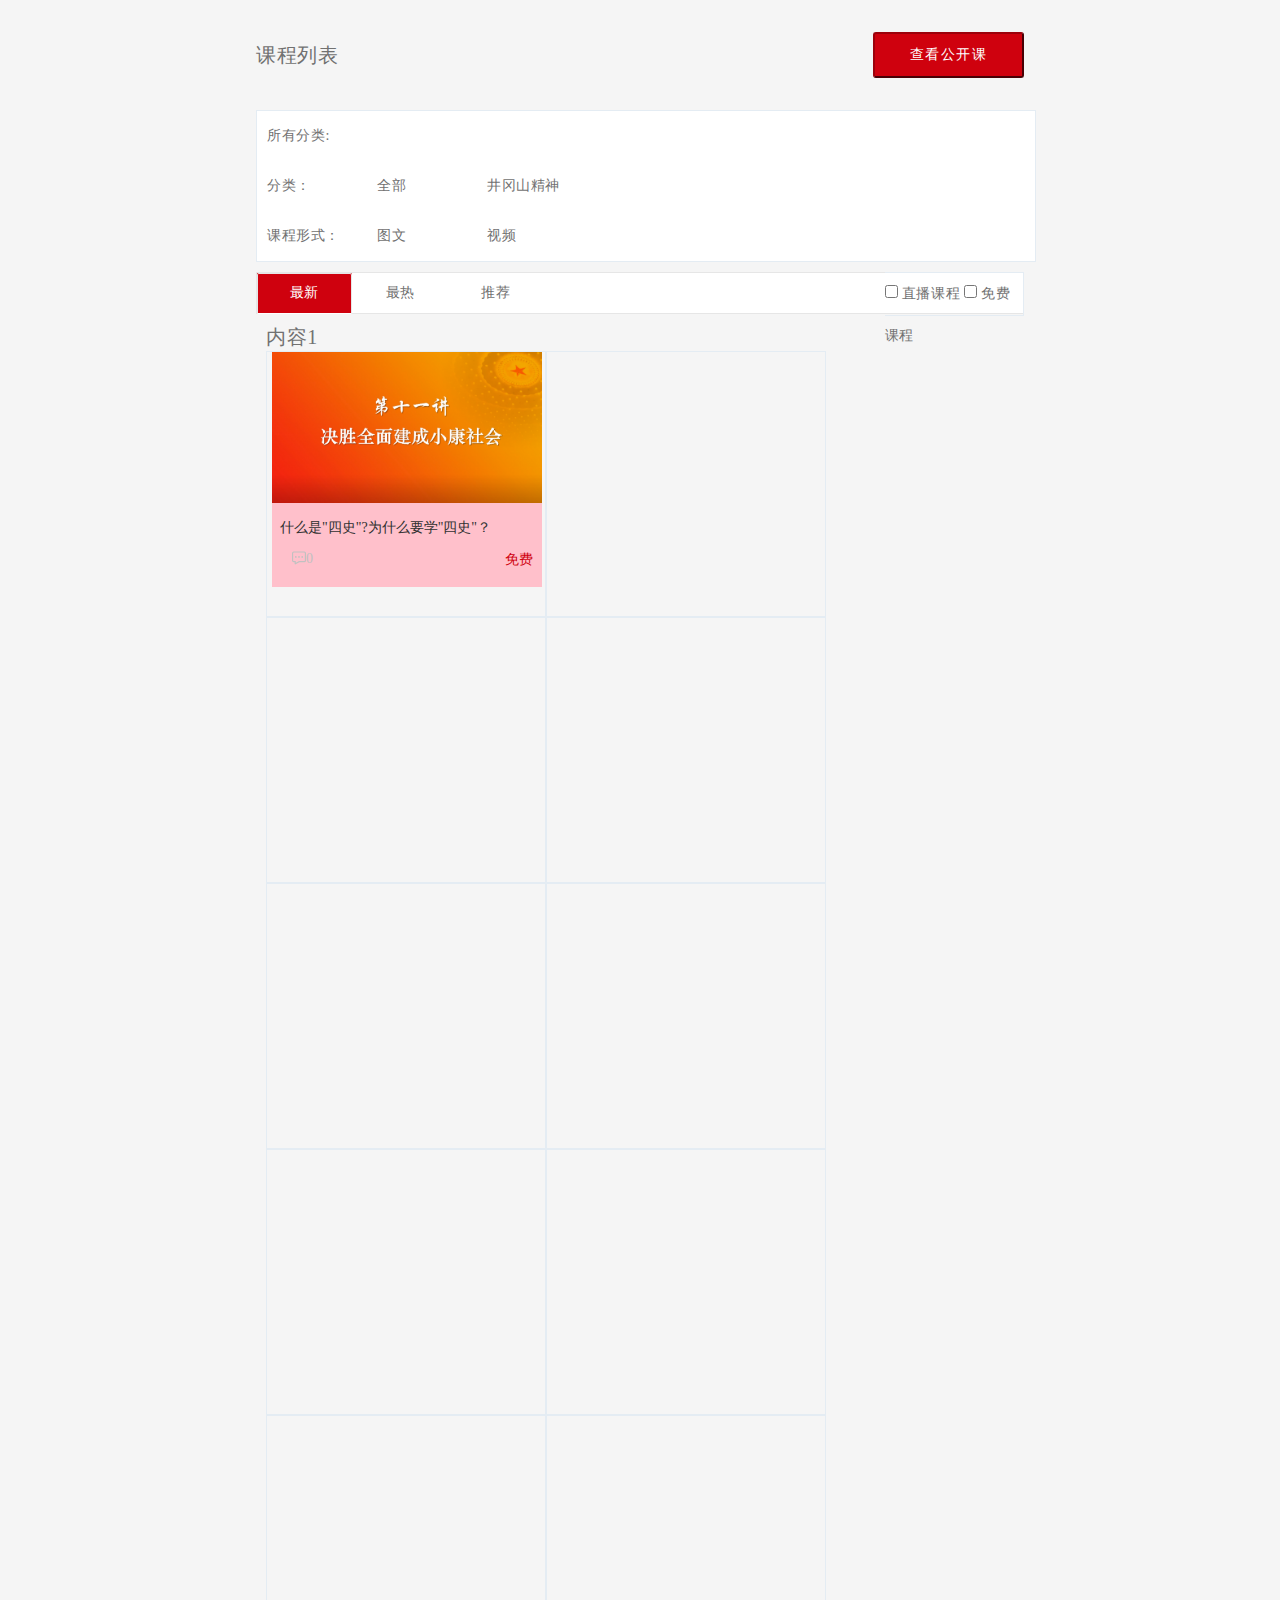
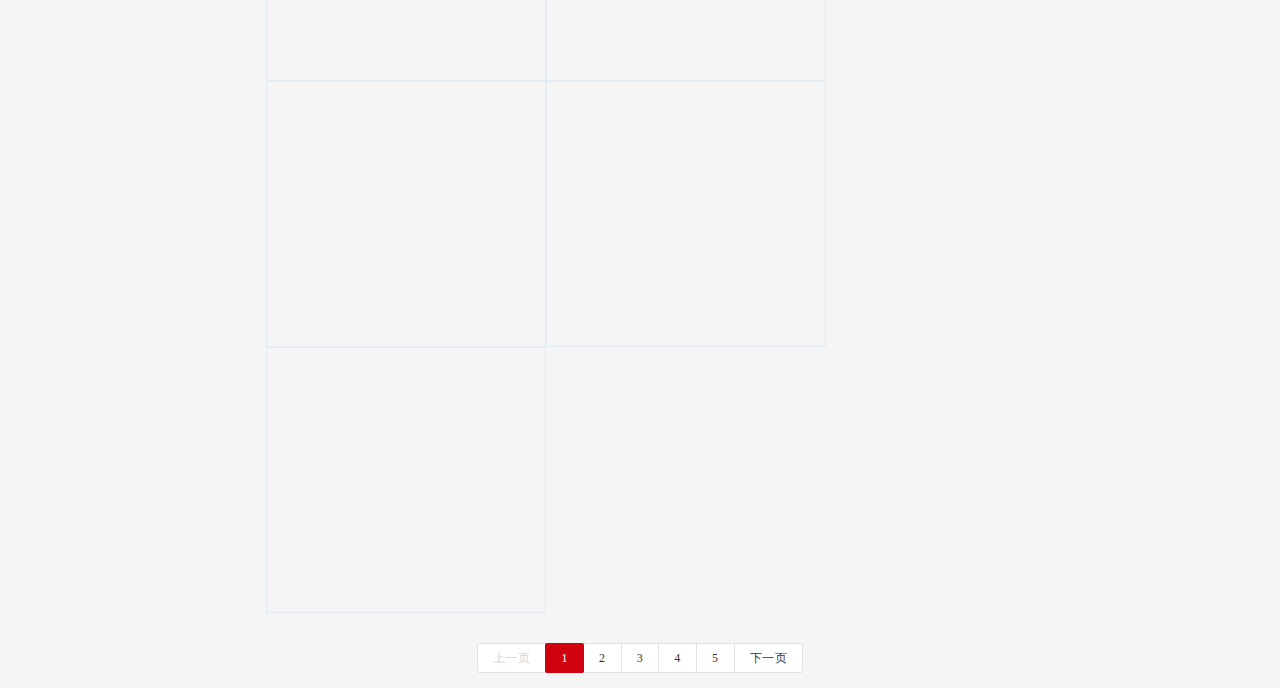
<file: index.html>
<!DOCTYPE html>
<html lang="zh">

<head>
    <meta charset="UTF-8">
    <meta name="viewport" content="width=320,maximum-scale=1.3,user-scalable=no">
    <!-- <meta name="viewport" content="width=device-width, initial-scale=1.0"> -->
    <title>template</title>
    <link rel="stylesheet" href="./static/layui-v2.5.7/layui/css/layui.css">
    <link rel="stylesheet" href="./static/css/index.css">
    <link rel="stylesheet" href="./static/css/reset.css">
</head>

<body>
    <!-- 100% -->
    <div class="container">
        <!-- 居中 -->
        <div class="main-content">
            <div class="title-container flex-box">
                <div class="">课程列表</div>
                <button class="btn-primary">查看公开课</button>
            </div>
            <div class="classification-container">
                <div class="classification flex-classification"><span>所有分类:</span></div>
                <div class="classification flex-classification"><span>分类：</span><span class="spirit">全部</span><span class="spirit">井冈山精神</span></div>
                <div class="classification flex-classification"><span>课程形式：</span><span>图文</span><span>视频</span></div>
            </div>
            <div class="tab-container clearfix">
                <div class="layui-tab">
                    <ul class="layui-tab-title">
                        <li class="layui-this">最新</li>
                        <li>最热</li>
                        <li>推荐</li>
                    </ul>
                    <div class="layui-tab-content">
                        <div class="layui-tab-item layui-show">内容1
                            <ul class="clearfix">
                                <li class="showLi">
                                    <a href="/course/91" target="_blank">
                                        <img src="./static/imgs/182845dada8f175542.png" alt="习近平新时代中国特色社会主义三十讲第十一讲" class="img-responsive">
                                    </a>
                                    <div class="introduce">
                                        <div class="title">
                                            <a class="link-darker" href="/course/102" target="_blank">
                                                什么是"四史"?为什么要学"四史"？
                                              </a>
                                        </div>
                                        <div class="metas clearfix">
                                            <span class="comment">
                                                <svg class="icon" aria-hidden="true">
                                                <use xlink:href="#icon-duanxin"></use>
                                                </svg>0
                                            </span>
                                            <span class="course-price-widget">
                                                <span class="free">
                                                    免费
                                                </span>
                                            </span>
                                        </div>
                                    </div>
                                </li>
                                <li class="showLi"></li>
                                <li class="showLi"></li>
                                <li class="showLi"></li>
                                <li class="showLi"></li>
                                <li class="showLi"></li>
                                <li class="showLi"></li>
                                <li class="showLi"></li>
                                <li class="showLi"></li>
                                <li class="showLi"></li>
                                <li class="showLi"></li>
                                <li class="showLi"></li>
                                <li class="showLi"></li>
                            </ul>
                        </div>
                        <div class="layui-tab-item">内容2</div>
                        <div class="layui-tab-item">内容3</div>
                    </div>
                </div>
                <div class="checkBoxs">
                    <label for="live"> 
                        <input type="checkbox" value="直播课程"  id="live"/> 
                        直播课程
                        </label>
                    <label for="free"> 
                        <input type="checkbox" value="免费课程" name="man" id="free"/> 
                        免费课程
                        </label>
                </div>
            </div>
            <div id="test1"></div>
        </div>
    </div>
</body>
<script src="./static/jquery/jquery-1.9.1.js"></script>
<script src="./static/layui-v2.5.7/layui/layui.js"></script>
<script src="./static/iconfont/iconfont.js"></script>
<script>
    //一般直接写在一个js文件中
    /*    layui.use(['layer', 'form'], function() {
           var layer = layui.layer,
               form = layui.form;

           layer.msg('Hello World');
       }); */

    $(window).resize(function() {
        // 防抖节流
        var width = document.documentElement.clientWidth;
        console.log(width);
        $(".container").css("width", width)
    });
    console.log($(".spirit"));
    $(".spirit").each(function(index, item) {
            console.log(item);
            $(item).click(function() {
                $(item).addClass("activeClassification").siblings().removeClass("activeClassification");
            })
        })
        //注意：选项卡 依赖 element 模块，否则无法进行功能性操作
    layui.use('element', function() {
        var element = layui.element;
    });

    layui.use('laypage', function() {
        var laypage = layui.laypage;

        //执行一个laypage实例
        laypage.render({
            elem: 'test1' //注意，这里的 test1 是 ID，不用加 # 号
                ,
            count: 50 //数据总数，从服务端得到
        });
    });
</script>

</html>
</file>
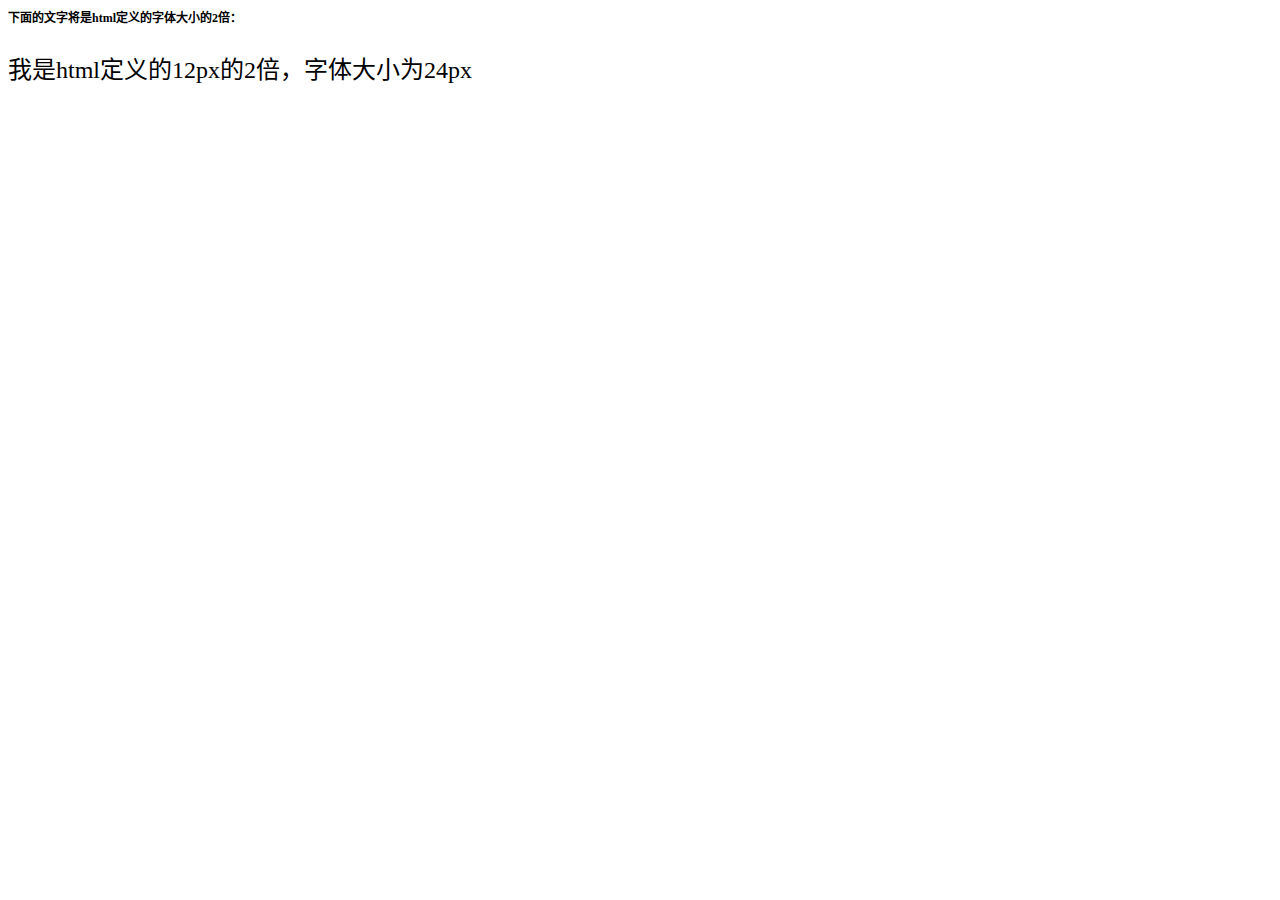
<file: static/css/test.html>
<!DOCTYPE html>
<html lang="zh-cn">

<head>
    <meta charset="utf-8" />
    <title>CSS长度单位rem-CSS大小rem详解</title>
    <meta name="author" content="Joy Du(飘零雾雨), dooyoe@gmail.com, www.doyoe.com" />
    <style>
        html,
        h1 {
            font-size: 12px;
        }
        
        p {
            font-size: 2rem;
        }
        
        div {
            height: 2rem;
        }
    </style>
</head>

<body>
    <h1>下面的文字将是html定义的字体大小的2倍：</h1>
    <p>我是html定义的12px的2倍，字体大小为24px</p>
    <div></div>
</body>

</html>
</file>
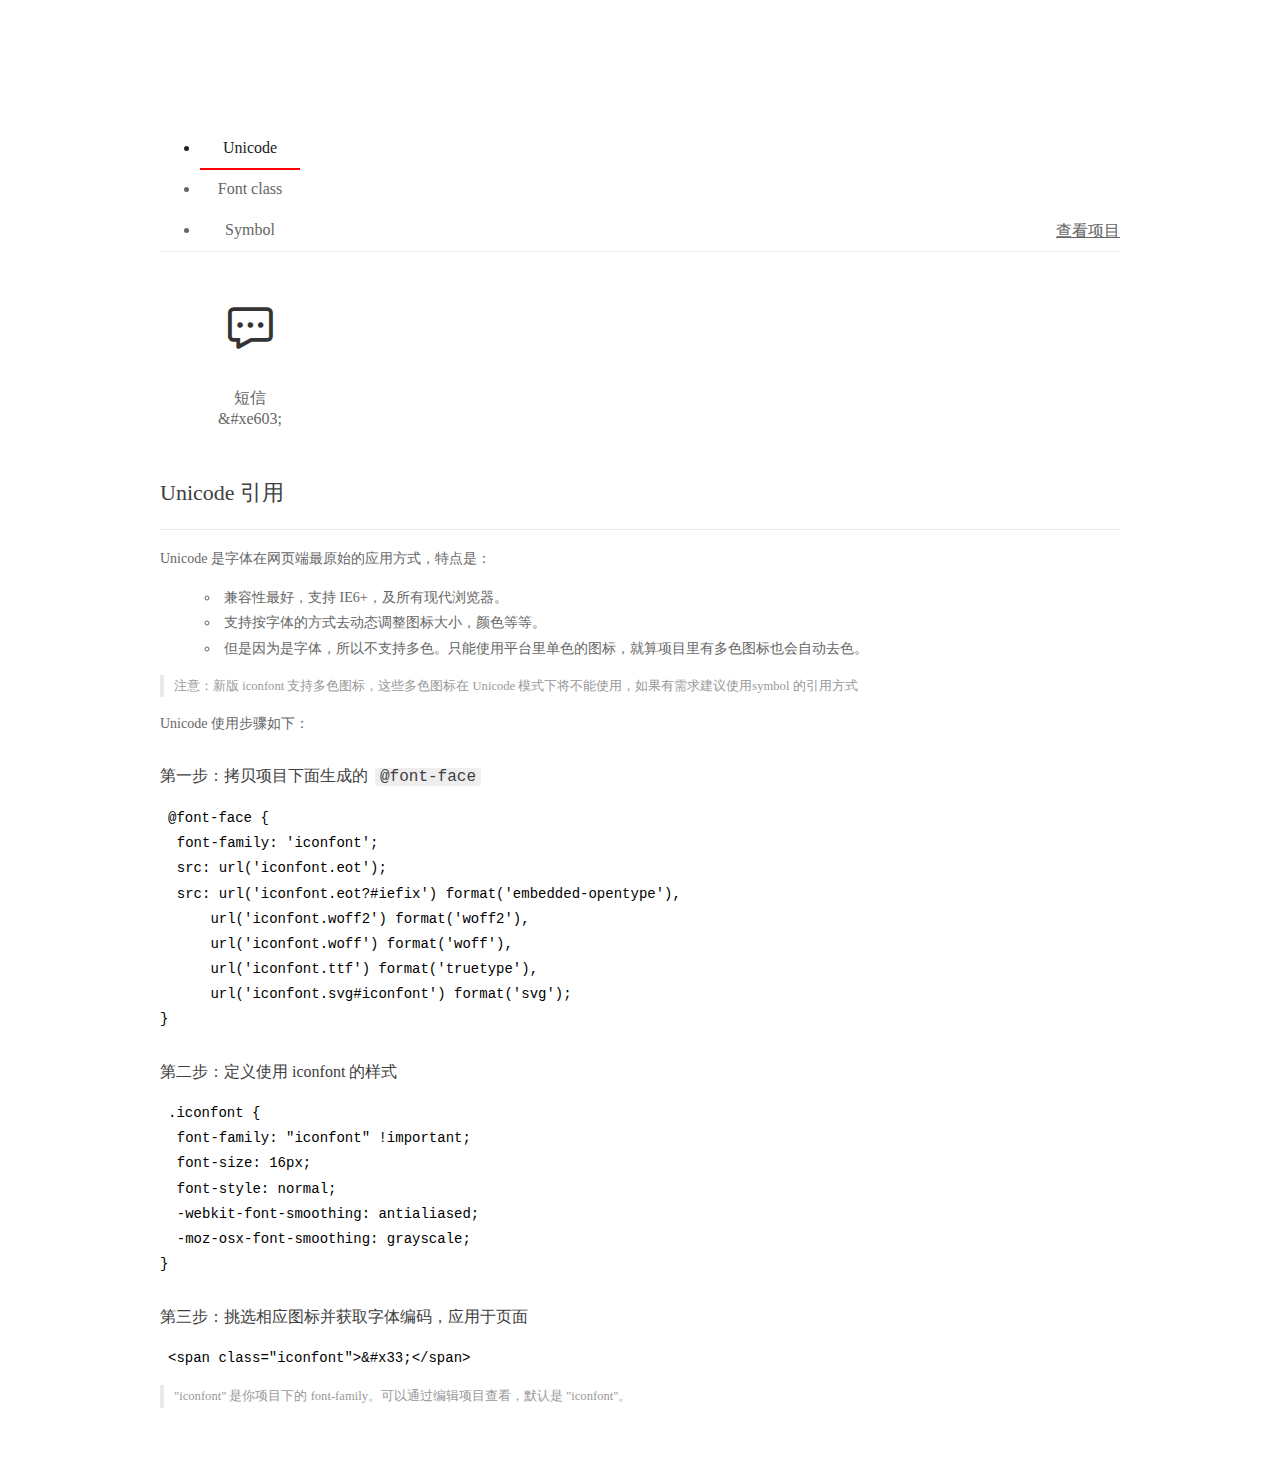
<file: static/iconfont/demo_index.html>
<!DOCTYPE html>
<html>
<head>
  <meta charset="utf-8"/>
  <title>IconFont Demo</title>
  <link rel="shortcut icon" href="https://img.alicdn.com/tps/i4/TB1_oz6GVXXXXaFXpXXJDFnIXXX-64-64.ico" type="image/x-icon"/>
  <link rel="stylesheet" href="https://g.alicdn.com/thx/cube/1.3.2/cube.min.css">
  <link rel="stylesheet" href="demo.css">
  <link rel="stylesheet" href="iconfont.css">
  <script src="iconfont.js"></script>
  <!-- jQuery -->
  <script src="https://a1.alicdn.com/oss/uploads/2018/12/26/7bfddb60-08e8-11e9-9b04-53e73bb6408b.js"></script>
  <!-- 代码高亮 -->
  <script src="https://a1.alicdn.com/oss/uploads/2018/12/26/a3f714d0-08e6-11e9-8a15-ebf944d7534c.js"></script>
</head>
<body>
  <div class="main">
    <h1 class="logo"><a href="https://www.iconfont.cn/" title="iconfont 首页" target="_blank">&#xe86b;</a></h1>
    <div class="nav-tabs">
      <ul id="tabs" class="dib-box">
        <li class="dib active"><span>Unicode</span></li>
        <li class="dib"><span>Font class</span></li>
        <li class="dib"><span>Symbol</span></li>
      </ul>
      
      <a href="https://www.iconfont.cn/manage/index?manage_type=myprojects&projectId=2264435" target="_blank" class="nav-more">查看项目</a>
      
    </div>
    <div class="tab-container">
      <div class="content unicode" style="display: block;">
          <ul class="icon_lists dib-box">
          
            <li class="dib">
              <span class="icon iconfont">&#xe603;</span>
                <div class="name">短信</div>
                <div class="code-name">&amp;#xe603;</div>
              </li>
          
          </ul>
          <div class="article markdown">
          <h2 id="unicode-">Unicode 引用</h2>
          <hr>

          <p>Unicode 是字体在网页端最原始的应用方式，特点是：</p>
          <ul>
            <li>兼容性最好，支持 IE6+，及所有现代浏览器。</li>
            <li>支持按字体的方式去动态调整图标大小，颜色等等。</li>
            <li>但是因为是字体，所以不支持多色。只能使用平台里单色的图标，就算项目里有多色图标也会自动去色。</li>
          </ul>
          <blockquote>
            <p>注意：新版 iconfont 支持多色图标，这些多色图标在 Unicode 模式下将不能使用，如果有需求建议使用symbol 的引用方式</p>
          </blockquote>
          <p>Unicode 使用步骤如下：</p>
          <h3 id="-font-face">第一步：拷贝项目下面生成的 <code>@font-face</code></h3>
<pre><code class="language-css"
>@font-face {
  font-family: 'iconfont';
  src: url('iconfont.eot');
  src: url('iconfont.eot?#iefix') format('embedded-opentype'),
      url('iconfont.woff2') format('woff2'),
      url('iconfont.woff') format('woff'),
      url('iconfont.ttf') format('truetype'),
      url('iconfont.svg#iconfont') format('svg');
}
</code></pre>
          <h3 id="-iconfont-">第二步：定义使用 iconfont 的样式</h3>
<pre><code class="language-css"
>.iconfont {
  font-family: "iconfont" !important;
  font-size: 16px;
  font-style: normal;
  -webkit-font-smoothing: antialiased;
  -moz-osx-font-smoothing: grayscale;
}
</code></pre>
          <h3 id="-">第三步：挑选相应图标并获取字体编码，应用于页面</h3>
<pre>
<code class="language-html"
>&lt;span class="iconfont"&gt;&amp;#x33;&lt;/span&gt;
</code></pre>
          <blockquote>
            <p>"iconfont" 是你项目下的 font-family。可以通过编辑项目查看，默认是 "iconfont"。</p>
          </blockquote>
          </div>
      </div>
      <div class="content font-class">
        <ul class="icon_lists dib-box">
          
          <li class="dib">
            <span class="icon iconfont icon-duanxin"></span>
            <div class="name">
              短信
            </div>
            <div class="code-name">.icon-duanxin
            </div>
          </li>
          
        </ul>
        <div class="article markdown">
        <h2 id="font-class-">font-class 引用</h2>
        <hr>

        <p>font-class 是 Unicode 使用方式的一种变种，主要是解决 Unicode 书写不直观，语意不明确的问题。</p>
        <p>与 Unicode 使用方式相比，具有如下特点：</p>
        <ul>
          <li>兼容性良好，支持 IE8+，及所有现代浏览器。</li>
          <li>相比于 Unicode 语意明确，书写更直观。可以很容易分辨这个 icon 是什么。</li>
          <li>因为使用 class 来定义图标，所以当要替换图标时，只需要修改 class 里面的 Unicode 引用。</li>
          <li>不过因为本质上还是使用的字体，所以多色图标还是不支持的。</li>
        </ul>
        <p>使用步骤如下：</p>
        <h3 id="-fontclass-">第一步：引入项目下面生成的 fontclass 代码：</h3>
<pre><code class="language-html">&lt;link rel="stylesheet" href="./iconfont.css"&gt;
</code></pre>
        <h3 id="-">第二步：挑选相应图标并获取类名，应用于页面：</h3>
<pre><code class="language-html">&lt;span class="iconfont icon-xxx"&gt;&lt;/span&gt;
</code></pre>
        <blockquote>
          <p>"
            iconfont" 是你项目下的 font-family。可以通过编辑项目查看，默认是 "iconfont"。</p>
        </blockquote>
      </div>
      </div>
      <div class="content symbol">
          <ul class="icon_lists dib-box">
          
            <li class="dib">
                <svg class="icon svg-icon" aria-hidden="true">
                  <use xlink:href="#icon-duanxin"></use>
                </svg>
                <div class="name">短信</div>
                <div class="code-name">#icon-duanxin</div>
            </li>
          
          </ul>
          <div class="article markdown">
          <h2 id="symbol-">Symbol 引用</h2>
          <hr>

          <p>这是一种全新的使用方式，应该说这才是未来的主流，也是平台目前推荐的用法。相关介绍可以参考这篇<a href="">文章</a>
            这种用法其实是做了一个 SVG 的集合，与另外两种相比具有如下特点：</p>
          <ul>
            <li>支持多色图标了，不再受单色限制。</li>
            <li>通过一些技巧，支持像字体那样，通过 <code>font-size</code>, <code>color</code> 来调整样式。</li>
            <li>兼容性较差，支持 IE9+，及现代浏览器。</li>
            <li>浏览器渲染 SVG 的性能一般，还不如 png。</li>
          </ul>
          <p>使用步骤如下：</p>
          <h3 id="-symbol-">第一步：引入项目下面生成的 symbol 代码：</h3>
<pre><code class="language-html">&lt;script src="./iconfont.js"&gt;&lt;/script&gt;
</code></pre>
          <h3 id="-css-">第二步：加入通用 CSS 代码（引入一次就行）：</h3>
<pre><code class="language-html">&lt;style&gt;
.icon {
  width: 1em;
  height: 1em;
  vertical-align: -0.15em;
  fill: currentColor;
  overflow: hidden;
}
&lt;/style&gt;
</code></pre>
          <h3 id="-">第三步：挑选相应图标并获取类名，应用于页面：</h3>
<pre><code class="language-html">&lt;svg class="icon" aria-hidden="true"&gt;
  &lt;use xlink:href="#icon-xxx"&gt;&lt;/use&gt;
&lt;/svg&gt;
</code></pre>
          </div>
      </div>

    </div>
  </div>
  <script>
  $(document).ready(function () {
      $('.tab-container .content:first').show()

      $('#tabs li').click(function (e) {
        var tabContent = $('.tab-container .content')
        var index = $(this).index()

        if ($(this).hasClass('active')) {
          return
        } else {
          $('#tabs li').removeClass('active')
          $(this).addClass('active')

          tabContent.hide().eq(index).fadeIn()
        }
      })
    })
  </script>
</body>
</html>
</file>
<file: static/layui-v2.5.7/layui/css/layui.css>
/** layui-v2.5.7 MIT License */

.layui-inline,
img {
    display: inline-block;
    vertical-align: middle
}

h1,
h2,
h3,
h4,
h5,
h6 {
    font-weight: 400
}

.layui-edge,
.layui-header,
.layui-inline,
.layui-main {
    position: relative
}

.layui-body,
.layui-edge,
.layui-elip {
    overflow: hidden
}

.layui-btn,
.layui-edge,
.layui-inline,
img {
    vertical-align: middle
}

.layui-btn,
.layui-disabled,
.layui-icon,
.layui-unselect {
    -moz-user-select: none;
    -webkit-user-select: none;
    -ms-user-select: none
}

.layui-elip,
.layui-form-checkbox span,
.layui-form-pane .layui-form-label {
    text-overflow: ellipsis;
    white-space: nowrap
}

.layui-breadcrumb,
.layui-tree-btnGroup {
    visibility: hidden
}

blockquote,
body,
button,
dd,
div,
dl,
dt,
form,
h1,
h2,
h3,
h4,
h5,
h6,
input,
li,
ol,
p,
pre,
td,
textarea,
th,
ul {
    margin: 0;
    padding: 0;
    -webkit-tap-highlight-color: rgba(0, 0, 0, 0)
}

a:active,
a:hover {
    outline: 0
}

img {
    border: none
}

li {
    list-style: none
}

table {
    border-collapse: collapse;
    border-spacing: 0
}

h4,
h5,
h6 {
    font-size: 100%
}

button,
input,
optgroup,
option,
select,
textarea {
    font-family: inherit;
    font-size: inherit;
    font-style: inherit;
    font-weight: inherit;
    outline: 0
}

pre {
    white-space: pre-wrap;
    white-space: -moz-pre-wrap;
    white-space: -pre-wrap;
    white-space: -o-pre-wrap;
    word-wrap: break-word
}

body {
    line-height: 24px;
    font: 14px Helvetica Neue, Helvetica, PingFang SC, Tahoma, Arial, sans-serif
}

hr {
    height: 1px;
    margin: 10px 0;
    border: 0;
    clear: both
}

a {
    color: #333;
    text-decoration: none
}

a:hover {
    color: #777
}

a cite {
    font-style: normal;
    *cursor: pointer
}

.layui-border-box,
.layui-border-box * {
    box-sizing: border-box
}

.layui-box,
.layui-box * {
    box-sizing: content-box
}

.layui-clear {
    clear: both;
    *zoom: 1
}

.layui-clear:after {
    content: '\20';
    clear: both;
    *zoom: 1;
    display: block;
    height: 0
}

.layui-inline {
    *display: inline;
    *zoom: 1
}

.layui-edge {
    display: inline-block;
    width: 0;
    height: 0;
    border-width: 6px;
    border-style: dashed;
    border-color: transparent
}

.layui-edge-top {
    top: -4px;
    border-bottom-color: #999;
    border-bottom-style: solid
}

.layui-edge-right {
    border-left-color: #999;
    border-left-style: solid
}

.layui-edge-bottom {
    top: 2px;
    border-top-color: #999;
    border-top-style: solid
}

.layui-edge-left {
    border-right-color: #999;
    border-right-style: solid
}

.layui-disabled,
.layui-disabled:hover {
    color: #d2d2d2!important;
    cursor: not-allowed!important
}

.layui-circle {
    border-radius: 100%
}

.layui-show {
    display: block!important
}

.layui-hide {
    display: none!important
}

@font-face {
    font-family: layui-icon;
    src: url(../font/iconfont.eot?v=256);
    src: url(../font/iconfont.eot?v=256#iefix) format('embedded-opentype'), url(../font/iconfont.woff2?v=256) format('woff2'), url(../font/iconfont.woff?v=256) format('woff'), url(../font/iconfont.ttf?v=256) format('truetype'), url(../font/iconfont.svg?v=256#layui-icon) format('svg')
}

.layui-icon {
    font-family: layui-icon!important;
    font-size: 16px;
    font-style: normal;
    -webkit-font-smoothing: antialiased;
    -moz-osx-font-smoothing: grayscale
}

.layui-icon-reply-fill:before {
    content: "\e611"
}

.layui-icon-set-fill:before {
    content: "\e614"
}

.layui-icon-menu-fill:before {
    content: "\e60f"
}

.layui-icon-search:before {
    content: "\e615"
}

.layui-icon-share:before {
    content: "\e641"
}

.layui-icon-set-sm:before {
    content: "\e620"
}

.layui-icon-engine:before {
    content: "\e628"
}

.layui-icon-close:before {
    content: "\1006"
}

.layui-icon-close-fill:before {
    content: "\1007"
}

.layui-icon-chart-screen:before {
    content: "\e629"
}

.layui-icon-star:before {
    content: "\e600"
}

.layui-icon-circle-dot:before {
    content: "\e617"
}

.layui-icon-chat:before {
    content: "\e606"
}

.layui-icon-release:before {
    content: "\e609"
}

.layui-icon-list:before {
    content: "\e60a"
}

.layui-icon-chart:before {
    content: "\e62c"
}

.layui-icon-ok-circle:before {
    content: "\1005"
}

.layui-icon-layim-theme:before {
    content: "\e61b"
}

.layui-icon-table:before {
    content: "\e62d"
}

.layui-icon-right:before {
    content: "\e602"
}

.layui-icon-left:before {
    content: "\e603"
}

.layui-icon-cart-simple:before {
    content: "\e698"
}

.layui-icon-face-cry:before {
    content: "\e69c"
}

.layui-icon-face-smile:before {
    content: "\e6af"
}

.layui-icon-survey:before {
    content: "\e6b2"
}

.layui-icon-tree:before {
    content: "\e62e"
}

.layui-icon-ie:before {
    content: "\e7bb"
}

.layui-icon-upload-circle:before {
    content: "\e62f"
}

.layui-icon-add-circle:before {
    content: "\e61f"
}

.layui-icon-download-circle:before {
    content: "\e601"
}

.layui-icon-templeate-1:before {
    content: "\e630"
}

.layui-icon-util:before {
    content: "\e631"
}

.layui-icon-face-surprised:before {
    content: "\e664"
}

.layui-icon-edit:before {
    content: "\e642"
}

.layui-icon-speaker:before {
    content: "\e645"
}

.layui-icon-down:before {
    content: "\e61a"
}

.layui-icon-file:before {
    content: "\e621"
}

.layui-icon-layouts:before {
    content: "\e632"
}

.layui-icon-rate-half:before {
    content: "\e6c9"
}

.layui-icon-add-circle-fine:before {
    content: "\e608"
}

.layui-icon-prev-circle:before {
    content: "\e633"
}

.layui-icon-read:before {
    content: "\e705"
}

.layui-icon-404:before {
    content: "\e61c"
}

.layui-icon-carousel:before {
    content: "\e634"
}

.layui-icon-help:before {
    content: "\e607"
}

.layui-icon-code-circle:before {
    content: "\e635"
}

.layui-icon-windows:before {
    content: "\e67f"
}

.layui-icon-water:before {
    content: "\e636"
}

.layui-icon-username:before {
    content: "\e66f"
}

.layui-icon-find-fill:before {
    content: "\e670"
}

.layui-icon-about:before {
    content: "\e60b"
}

.layui-icon-location:before {
    content: "\e715"
}

.layui-icon-up:before {
    content: "\e619"
}

.layui-icon-pause:before {
    content: "\e651"
}

.layui-icon-date:before {
    content: "\e637"
}

.layui-icon-layim-uploadfile:before {
    content: "\e61d"
}

.layui-icon-delete:before {
    content: "\e640"
}

.layui-icon-play:before {
    content: "\e652"
}

.layui-icon-top:before {
    content: "\e604"
}

.layui-icon-firefox:before {
    content: "\e686"
}

.layui-icon-friends:before {
    content: "\e612"
}

.layui-icon-refresh-3:before {
    content: "\e9aa"
}

.layui-icon-ok:before {
    content: "\e605"
}

.layui-icon-layer:before {
    content: "\e638"
}

.layui-icon-face-smile-fine:before {
    content: "\e60c"
}

.layui-icon-dollar:before {
    content: "\e659"
}

.layui-icon-group:before {
    content: "\e613"
}

.layui-icon-layim-download:before {
    content: "\e61e"
}

.layui-icon-picture-fine:before {
    content: "\e60d"
}

.layui-icon-link:before {
    content: "\e64c"
}

.layui-icon-diamond:before {
    content: "\e735"
}

.layui-icon-log:before {
    content: "\e60e"
}

.layui-icon-key:before {
    content: "\e683"
}

.layui-icon-rate-solid:before {
    content: "\e67a"
}

.layui-icon-fonts-del:before {
    content: "\e64f"
}

.layui-icon-unlink:before {
    content: "\e64d"
}

.layui-icon-fonts-clear:before {
    content: "\e639"
}

.layui-icon-triangle-r:before {
    content: "\e623"
}

.layui-icon-circle:before {
    content: "\e63f"
}

.layui-icon-radio:before {
    content: "\e643"
}

.layui-icon-align-center:before {
    content: "\e647"
}

.layui-icon-align-right:before {
    content: "\e648"
}

.layui-icon-align-left:before {
    content: "\e649"
}

.layui-icon-loading-1:before {
    content: "\e63e"
}

.layui-icon-return:before {
    content: "\e65c"
}

.layui-icon-fonts-strong:before {
    content: "\e62b"
}

.layui-icon-upload:before {
    content: "\e67c"
}

.layui-icon-dialogue:before {
    content: "\e63a"
}

.layui-icon-video:before {
    content: "\e6ed"
}

.layui-icon-headset:before {
    content: "\e6fc"
}

.layui-icon-cellphone-fine:before {
    content: "\e63b"
}

.layui-icon-add-1:before {
    content: "\e654"
}

.layui-icon-face-smile-b:before {
    content: "\e650"
}

.layui-icon-fonts-html:before {
    content: "\e64b"
}

.layui-icon-screen-full:before {
    content: "\e622"
}

.layui-icon-form:before {
    content: "\e63c"
}

.layui-icon-cart:before {
    content: "\e657"
}

.layui-icon-camera-fill:before {
    content: "\e65d"
}

.layui-icon-tabs:before {
    content: "\e62a"
}

.layui-icon-heart-fill:before {
    content: "\e68f"
}

.layui-icon-fonts-code:before {
    content: "\e64e"
}

.layui-icon-ios:before {
    content: "\e680"
}

.layui-icon-at:before {
    content: "\e687"
}

.layui-icon-fire:before {
    content: "\e756"
}

.layui-icon-set:before {
    content: "\e716"
}

.layui-icon-fonts-u:before {
    content: "\e646"
}

.layui-icon-triangle-d:before {
    content: "\e625"
}

.layui-icon-tips:before {
    content: "\e702"
}

.layui-icon-picture:before {
    content: "\e64a"
}

.layui-icon-more-vertical:before {
    content: "\e671"
}

.layui-icon-bluetooth:before {
    content: "\e689"
}

.layui-icon-flag:before {
    content: "\e66c"
}

.layui-icon-loading:before {
    content: "\e63d"
}

.layui-icon-fonts-i:before {
    content: "\e644"
}

.layui-icon-refresh-1:before {
    content: "\e666"
}

.layui-icon-rmb:before {
    content: "\e65e"
}

.layui-icon-addition:before {
    content: "\e624"
}

.layui-icon-home:before {
    content: "\e68e"
}

.layui-icon-time:before {
    content: "\e68d"
}

.layui-icon-user:before {
    content: "\e770"
}

.layui-icon-notice:before {
    content: "\e667"
}

.layui-icon-chrome:before {
    content: "\e68a"
}

.layui-icon-edge:before {
    content: "\e68b"
}

.layui-icon-login-weibo:before {
    content: "\e675"
}

.layui-icon-voice:before {
    content: "\e688"
}

.layui-icon-upload-drag:before {
    content: "\e681"
}

.layui-icon-login-qq:before {
    content: "\e676"
}

.layui-icon-snowflake:before {
    content: "\e6b1"
}

.layui-icon-heart:before {
    content: "\e68c"
}

.layui-icon-logout:before {
    content: "\e682"
}

.layui-icon-file-b:before {
    content: "\e655"
}

.layui-icon-template:before {
    content: "\e663"
}

.layui-icon-transfer:before {
    content: "\e691"
}

.layui-icon-auz:before {
    content: "\e672"
}

.layui-icon-console:before {
    content: "\e665"
}

.layui-icon-app:before {
    content: "\e653"
}

.layui-icon-prev:before {
    content: "\e65a"
}

.layui-icon-website:before {
    content: "\e7ae"
}

.layui-icon-next:before {
    content: "\e65b"
}

.layui-icon-component:before {
    content: "\e857"
}

.layui-icon-android:before {
    content: "\e684"
}

.layui-icon-more:before {
    content: "\e65f"
}

.layui-icon-login-wechat:before {
    content: "\e677"
}

.layui-icon-shrink-right:before {
    content: "\e668"
}

.layui-icon-spread-left:before {
    content: "\e66b"
}

.layui-icon-camera:before {
    content: "\e660"
}

.layui-icon-note:before {
    content: "\e66e"
}

.layui-icon-refresh:before {
    content: "\e669"
}

.layui-icon-female:before {
    content: "\e661"
}

.layui-icon-male:before {
    content: "\e662"
}

.layui-icon-screen-restore:before {
    content: "\e758"
}

.layui-icon-password:before {
    content: "\e673"
}

.layui-icon-senior:before {
    content: "\e674"
}

.layui-icon-theme:before {
    content: "\e66a"
}

.layui-icon-tread:before {
    content: "\e6c5"
}

.layui-icon-praise:before {
    content: "\e6c6"
}

.layui-icon-star-fill:before {
    content: "\e658"
}

.layui-icon-rate:before {
    content: "\e67b"
}

.layui-icon-template-1:before {
    content: "\e656"
}

.layui-icon-vercode:before {
    content: "\e679"
}

.layui-icon-service:before {
    content: "\e626"
}

.layui-icon-cellphone:before {
    content: "\e678"
}

.layui-icon-print:before {
    content: "\e66d"
}

.layui-icon-cols:before {
    content: "\e610"
}

.layui-icon-wifi:before {
    content: "\e7e0"
}

.layui-icon-export:before {
    content: "\e67d"
}

.layui-icon-rss:before {
    content: "\e808"
}

.layui-icon-slider:before {
    content: "\e714"
}

.layui-icon-email:before {
    content: "\e618"
}

.layui-icon-subtraction:before {
    content: "\e67e"
}

.layui-icon-mike:before {
    content: "\e6dc"
}

.layui-icon-light:before {
    content: "\e748"
}

.layui-icon-gift:before {
    content: "\e627"
}

.layui-icon-mute:before {
    content: "\e685"
}

.layui-icon-reduce-circle:before {
    content: "\e616"
}

.layui-icon-music:before {
    content: "\e690"
}

.layui-main {
    width: 1140px;
    margin: 0 auto
}

.layui-header {
    z-index: 1000;
    height: 60px
}

.layui-header a:hover {
    transition: all .5s;
    -webkit-transition: all .5s
}

.layui-side {
    position: fixed;
    left: 0;
    top: 0;
    bottom: 0;
    z-index: 999;
    width: 200px;
    overflow-x: hidden
}

.layui-side-scroll {
    position: relative;
    width: 220px;
    height: 100%;
    overflow-x: hidden
}

.layui-body {
    position: absolute;
    left: 200px;
    right: 0;
    top: 0;
    bottom: 0;
    z-index: 998;
    width: auto;
    overflow-y: auto;
    box-sizing: border-box
}

.layui-layout-body {
    overflow: hidden
}

.layui-layout-admin .layui-header {
    background-color: #23262E
}

.layui-layout-admin .layui-side {
    top: 60px;
    width: 200px;
    overflow-x: hidden
}

.layui-layout-admin .layui-body {
    position: fixed;
    top: 60px;
    bottom: 44px
}

.layui-layout-admin .layui-main {
    width: auto;
    margin: 0 15px
}

.layui-layout-admin .layui-footer {
    position: fixed;
    left: 200px;
    right: 0;
    bottom: 0;
    height: 44px;
    line-height: 44px;
    padding: 0 15px;
    background-color: #eee
}

.layui-layout-admin .layui-logo {
    position: absolute;
    left: 0;
    top: 0;
    width: 200px;
    height: 100%;
    line-height: 60px;
    text-align: center;
    color: #009688;
    font-size: 16px
}

.layui-layout-admin .layui-header .layui-nav {
    background: 0 0
}

.layui-layout-left {
    position: absolute!important;
    left: 200px;
    top: 0
}

.layui-layout-right {
    position: absolute!important;
    right: 0;
    top: 0
}

.layui-container {
    position: relative;
    margin: 0 auto;
    padding: 0 15px;
    box-sizing: border-box
}

.layui-fluid {
    position: relative;
    margin: 0 auto;
    padding: 0 15px
}

.layui-row:after,
.layui-row:before {
    content: '';
    display: block;
    clear: both
}

.layui-col-lg1,
.layui-col-lg10,
.layui-col-lg11,
.layui-col-lg12,
.layui-col-lg2,
.layui-col-lg3,
.layui-col-lg4,
.layui-col-lg5,
.layui-col-lg6,
.layui-col-lg7,
.layui-col-lg8,
.layui-col-lg9,
.layui-col-md1,
.layui-col-md10,
.layui-col-md11,
.layui-col-md12,
.layui-col-md2,
.layui-col-md3,
.layui-col-md4,
.layui-col-md5,
.layui-col-md6,
.layui-col-md7,
.layui-col-md8,
.layui-col-md9,
.layui-col-sm1,
.layui-col-sm10,
.layui-col-sm11,
.layui-col-sm12,
.layui-col-sm2,
.layui-col-sm3,
.layui-col-sm4,
.layui-col-sm5,
.layui-col-sm6,
.layui-col-sm7,
.layui-col-sm8,
.layui-col-sm9,
.layui-col-xs1,
.layui-col-xs10,
.layui-col-xs11,
.layui-col-xs12,
.layui-col-xs2,
.layui-col-xs3,
.layui-col-xs4,
.layui-col-xs5,
.layui-col-xs6,
.layui-col-xs7,
.layui-col-xs8,
.layui-col-xs9 {
    position: relative;
    display: block;
    box-sizing: border-box
}

.layui-col-xs1,
.layui-col-xs10,
.layui-col-xs11,
.layui-col-xs12,
.layui-col-xs2,
.layui-col-xs3,
.layui-col-xs4,
.layui-col-xs5,
.layui-col-xs6,
.layui-col-xs7,
.layui-col-xs8,
.layui-col-xs9 {
    float: left
}

.layui-col-xs1 {
    width: 8.33333333%
}

.layui-col-xs2 {
    width: 16.66666667%
}

.layui-col-xs3 {
    width: 25%
}

.layui-col-xs4 {
    width: 33.33333333%
}

.layui-col-xs5 {
    width: 41.66666667%
}

.layui-col-xs6 {
    width: 50%
}

.layui-col-xs7 {
    width: 58.33333333%
}

.layui-col-xs8 {
    width: 66.66666667%
}

.layui-col-xs9 {
    width: 75%
}

.layui-col-xs10 {
    width: 83.33333333%
}

.layui-col-xs11 {
    width: 91.66666667%
}

.layui-col-xs12 {
    width: 100%
}

.layui-col-xs-offset1 {
    margin-left: 8.33333333%
}

.layui-col-xs-offset2 {
    margin-left: 16.66666667%
}

.layui-col-xs-offset3 {
    margin-left: 25%
}

.layui-col-xs-offset4 {
    margin-left: 33.33333333%
}

.layui-col-xs-offset5 {
    margin-left: 41.66666667%
}

.layui-col-xs-offset6 {
    margin-left: 50%
}

.layui-col-xs-offset7 {
    margin-left: 58.33333333%
}

.layui-col-xs-offset8 {
    margin-left: 66.66666667%
}

.layui-col-xs-offset9 {
    margin-left: 75%
}

.layui-col-xs-offset10 {
    margin-left: 83.33333333%
}

.layui-col-xs-offset11 {
    margin-left: 91.66666667%
}

.layui-col-xs-offset12 {
    margin-left: 100%
}

@media screen and (max-width:768px) {
    .layui-hide-xs {
        display: none!important
    }
    .layui-show-xs-block {
        display: block!important
    }
    .layui-show-xs-inline {
        display: inline!important
    }
    .layui-show-xs-inline-block {
        display: inline-block!important
    }
}

@media screen and (min-width:768px) {
    .layui-container {
        width: 750px
    }
    .layui-hide-sm {
        display: none!important
    }
    .layui-show-sm-block {
        display: block!important
    }
    .layui-show-sm-inline {
        display: inline!important
    }
    .layui-show-sm-inline-block {
        display: inline-block!important
    }
    .layui-col-sm1,
    .layui-col-sm10,
    .layui-col-sm11,
    .layui-col-sm12,
    .layui-col-sm2,
    .layui-col-sm3,
    .layui-col-sm4,
    .layui-col-sm5,
    .layui-col-sm6,
    .layui-col-sm7,
    .layui-col-sm8,
    .layui-col-sm9 {
        float: left
    }
    .layui-col-sm1 {
        width: 8.33333333%
    }
    .layui-col-sm2 {
        width: 16.66666667%
    }
    .layui-col-sm3 {
        width: 25%
    }
    .layui-col-sm4 {
        width: 33.33333333%
    }
    .layui-col-sm5 {
        width: 41.66666667%
    }
    .layui-col-sm6 {
        width: 50%
    }
    .layui-col-sm7 {
        width: 58.33333333%
    }
    .layui-col-sm8 {
        width: 66.66666667%
    }
    .layui-col-sm9 {
        width: 75%
    }
    .layui-col-sm10 {
        width: 83.33333333%
    }
    .layui-col-sm11 {
        width: 91.66666667%
    }
    .layui-col-sm12 {
        width: 100%
    }
    .layui-col-sm-offset1 {
        margin-left: 8.33333333%
    }
    .layui-col-sm-offset2 {
        margin-left: 16.66666667%
    }
    .layui-col-sm-offset3 {
        margin-left: 25%
    }
    .layui-col-sm-offset4 {
        margin-left: 33.33333333%
    }
    .layui-col-sm-offset5 {
        margin-left: 41.66666667%
    }
    .layui-col-sm-offset6 {
        margin-left: 50%
    }
    .layui-col-sm-offset7 {
        margin-left: 58.33333333%
    }
    .layui-col-sm-offset8 {
        margin-left: 66.66666667%
    }
    .layui-col-sm-offset9 {
        margin-left: 75%
    }
    .layui-col-sm-offset10 {
        margin-left: 83.33333333%
    }
    .layui-col-sm-offset11 {
        margin-left: 91.66666667%
    }
    .layui-col-sm-offset12 {
        margin-left: 100%
    }
}

@media screen and (min-width:992px) {
    .layui-container {
        width: 970px
    }
    .layui-hide-md {
        display: none!important
    }
    .layui-show-md-block {
        display: block!important
    }
    .layui-show-md-inline {
        display: inline!important
    }
    .layui-show-md-inline-block {
        display: inline-block!important
    }
    .layui-col-md1,
    .layui-col-md10,
    .layui-col-md11,
    .layui-col-md12,
    .layui-col-md2,
    .layui-col-md3,
    .layui-col-md4,
    .layui-col-md5,
    .layui-col-md6,
    .layui-col-md7,
    .layui-col-md8,
    .layui-col-md9 {
        float: left
    }
    .layui-col-md1 {
        width: 8.33333333%
    }
    .layui-col-md2 {
        width: 16.66666667%
    }
    .layui-col-md3 {
        width: 25%
    }
    .layui-col-md4 {
        width: 33.33333333%
    }
    .layui-col-md5 {
        width: 41.66666667%
    }
    .layui-col-md6 {
        width: 50%
    }
    .layui-col-md7 {
        width: 58.33333333%
    }
    .layui-col-md8 {
        width: 66.66666667%
    }
    .layui-col-md9 {
        width: 75%
    }
    .layui-col-md10 {
        width: 83.33333333%
    }
    .layui-col-md11 {
        width: 91.66666667%
    }
    .layui-col-md12 {
        width: 100%
    }
    .layui-col-md-offset1 {
        margin-left: 8.33333333%
    }
    .layui-col-md-offset2 {
        margin-left: 16.66666667%
    }
    .layui-col-md-offset3 {
        margin-left: 25%
    }
    .layui-col-md-offset4 {
        margin-left: 33.33333333%
    }
    .layui-col-md-offset5 {
        margin-left: 41.66666667%
    }
    .layui-col-md-offset6 {
        margin-left: 50%
    }
    .layui-col-md-offset7 {
        margin-left: 58.33333333%
    }
    .layui-col-md-offset8 {
        margin-left: 66.66666667%
    }
    .layui-col-md-offset9 {
        margin-left: 75%
    }
    .layui-col-md-offset10 {
        margin-left: 83.33333333%
    }
    .layui-col-md-offset11 {
        margin-left: 91.66666667%
    }
    .layui-col-md-offset12 {
        margin-left: 100%
    }
}

@media screen and (min-width:1200px) {
    .layui-container {
        width: 1170px
    }
    .layui-hide-lg {
        display: none!important
    }
    .layui-show-lg-block {
        display: block!important
    }
    .layui-show-lg-inline {
        display: inline!important
    }
    .layui-show-lg-inline-block {
        display: inline-block!important
    }
    .layui-col-lg1,
    .layui-col-lg10,
    .layui-col-lg11,
    .layui-col-lg12,
    .layui-col-lg2,
    .layui-col-lg3,
    .layui-col-lg4,
    .layui-col-lg5,
    .layui-col-lg6,
    .layui-col-lg7,
    .layui-col-lg8,
    .layui-col-lg9 {
        float: left
    }
    .layui-col-lg1 {
        width: 8.33333333%
    }
    .layui-col-lg2 {
        width: 16.66666667%
    }
    .layui-col-lg3 {
        width: 25%
    }
    .layui-col-lg4 {
        width: 33.33333333%
    }
    .layui-col-lg5 {
        width: 41.66666667%
    }
    .layui-col-lg6 {
        width: 50%
    }
    .layui-col-lg7 {
        width: 58.33333333%
    }
    .layui-col-lg8 {
        width: 66.66666667%
    }
    .layui-col-lg9 {
        width: 75%
    }
    .layui-col-lg10 {
        width: 83.33333333%
    }
    .layui-col-lg11 {
        width: 91.66666667%
    }
    .layui-col-lg12 {
        width: 100%
    }
    .layui-col-lg-offset1 {
        margin-left: 8.33333333%
    }
    .layui-col-lg-offset2 {
        margin-left: 16.66666667%
    }
    .layui-col-lg-offset3 {
        margin-left: 25%
    }
    .layui-col-lg-offset4 {
        margin-left: 33.33333333%
    }
    .layui-col-lg-offset5 {
        margin-left: 41.66666667%
    }
    .layui-col-lg-offset6 {
        margin-left: 50%
    }
    .layui-col-lg-offset7 {
        margin-left: 58.33333333%
    }
    .layui-col-lg-offset8 {
        margin-left: 66.66666667%
    }
    .layui-col-lg-offset9 {
        margin-left: 75%
    }
    .layui-col-lg-offset10 {
        margin-left: 83.33333333%
    }
    .layui-col-lg-offset11 {
        margin-left: 91.66666667%
    }
    .layui-col-lg-offset12 {
        margin-left: 100%
    }
}

.layui-col-space1 {
    margin: -.5px
}

.layui-col-space1>* {
    padding: .5px
}

.layui-col-space2 {
    margin: -1px
}

.layui-col-space2>* {
    padding: 1px
}

.layui-col-space4 {
    margin: -2px
}

.layui-col-space4>* {
    padding: 2px
}

.layui-col-space5 {
    margin: -2.5px
}

.layui-col-space5>* {
    padding: 2.5px
}

.layui-col-space6 {
    margin: -3px
}

.layui-col-space6>* {
    padding: 3px
}

.layui-col-space8 {
    margin: -4px
}

.layui-col-space8>* {
    padding: 4px
}

.layui-col-space10 {
    margin: -5px
}

.layui-col-space10>* {
    padding: 5px
}

.layui-col-space12 {
    margin: -6px
}

.layui-col-space12>* {
    padding: 6px
}

.layui-col-space14 {
    margin: -7px
}

.layui-col-space14>* {
    padding: 7px
}

.layui-col-space15 {
    margin: -7.5px
}

.layui-col-space15>* {
    padding: 7.5px
}

.layui-col-space16 {
    margin: -8px
}

.layui-col-space16>* {
    padding: 8px
}

.layui-col-space18 {
    margin: -9px
}

.layui-col-space18>* {
    padding: 9px
}

.layui-col-space20 {
    margin: -10px
}

.layui-col-space20>* {
    padding: 10px
}

.layui-col-space22 {
    margin: -11px
}

.layui-col-space22>* {
    padding: 11px
}

.layui-col-space24 {
    margin: -12px
}

.layui-col-space24>* {
    padding: 12px
}

.layui-col-space25 {
    margin: -12.5px
}

.layui-col-space25>* {
    padding: 12.5px
}

.layui-col-space26 {
    margin: -13px
}

.layui-col-space26>* {
    padding: 13px
}

.layui-col-space28 {
    margin: -14px
}

.layui-col-space28>* {
    padding: 14px
}

.layui-col-space30 {
    margin: -15px
}

.layui-col-space30>* {
    padding: 15px
}

.layui-btn,
.layui-input,
.layui-select,
.layui-textarea,
.layui-upload-button {
    outline: 0;
    -webkit-appearance: none;
    transition: all .3s;
    -webkit-transition: all .3s;
    box-sizing: border-box
}

.layui-elem-quote {
    margin-bottom: 10px;
    padding: 15px;
    line-height: 22px;
    border-left: 5px solid #009688;
    border-radius: 0 2px 2px 0;
    background-color: #f2f2f2
}

.layui-quote-nm {
    border-style: solid;
    border-width: 1px 1px 1px 5px;
    background: 0 0
}

.layui-elem-field {
    margin-bottom: 10px;
    padding: 0;
    border-width: 1px;
    border-style: solid
}

.layui-elem-field legend {
    margin-left: 20px;
    padding: 0 10px;
    font-size: 20px;
    font-weight: 300
}

.layui-field-title {
    margin: 10px 0 20px;
    border-width: 1px 0 0
}

.layui-field-box {
    padding: 10px 15px
}

.layui-field-title .layui-field-box {
    padding: 10px 0
}

.layui-progress {
    position: relative;
    height: 6px;
    border-radius: 20px;
    background-color: #e2e2e2
}

.layui-progress-bar {
    position: absolute;
    left: 0;
    top: 0;
    width: 0;
    max-width: 100%;
    height: 6px;
    border-radius: 20px;
    text-align: right;
    background-color: #5FB878;
    transition: all .3s;
    -webkit-transition: all .3s
}

.layui-progress-big,
.layui-progress-big .layui-progress-bar {
    height: 18px;
    line-height: 18px
}

.layui-progress-text {
    position: relative;
    top: -20px;
    line-height: 18px;
    font-size: 12px;
    color: #666
}

.layui-progress-big .layui-progress-text {
    position: static;
    padding: 0 10px;
    color: #fff
}

.layui-collapse {
    border-width: 1px;
    border-style: solid;
    border-radius: 2px
}

.layui-colla-content,
.layui-colla-item {
    border-top-width: 1px;
    border-top-style: solid
}

.layui-colla-item:first-child {
    border-top: none
}

.layui-colla-title {
    position: relative;
    height: 42px;
    line-height: 42px;
    padding: 0 15px 0 35px;
    color: #333;
    background-color: #f2f2f2;
    cursor: pointer;
    font-size: 14px;
    overflow: hidden
}

.layui-colla-content {
    display: none;
    padding: 10px 15px;
    line-height: 22px;
    color: #666
}

.layui-colla-icon {
    position: absolute;
    left: 15px;
    top: 0;
    font-size: 14px
}

.layui-card {
    margin-bottom: 15px;
    border-radius: 2px;
    background-color: #fff;
    box-shadow: 0 1px 2px 0 rgba(0, 0, 0, .05)
}

.layui-card:last-child {
    margin-bottom: 0
}

.layui-card-header {
    position: relative;
    height: 42px;
    line-height: 42px;
    padding: 0 15px;
    border-bottom: 1px solid #f6f6f6;
    color: #333;
    border-radius: 2px 2px 0 0;
    font-size: 14px
}

.layui-bg-black,
.layui-bg-blue,
.layui-bg-cyan,
.layui-bg-green,
.layui-bg-orange,
.layui-bg-red {
    color: #fff!important
}

.layui-card-body {
    position: relative;
    padding: 10px 15px;
    line-height: 24px
}

.layui-card-body[pad15] {
    padding: 15px
}

.layui-card-body[pad20] {
    padding: 20px
}

.layui-card-body .layui-table {
    margin: 5px 0
}

.layui-card .layui-tab {
    margin: 0
}

.layui-panel-window {
    position: relative;
    padding: 15px;
    border-radius: 0;
    border-top: 5px solid #E6E6E6;
    background-color: #fff
}

.layui-auxiliar-moving {
    position: fixed;
    left: 0;
    right: 0;
    top: 0;
    bottom: 0;
    width: 100%;
    height: 100%;
    background: 0 0;
    z-index: 9999999999
}

.layui-form-label,
.layui-form-mid,
.layui-form-select,
.layui-input-block,
.layui-input-inline,
.layui-textarea {
    position: relative
}

.layui-bg-red {
    background-color: #FF5722!important
}

.layui-bg-orange {
    background-color: #FFB800!important
}

.layui-bg-green {
    background-color: #009688!important
}

.layui-bg-cyan {
    background-color: #2F4056!important
}

.layui-bg-blue {
    background-color: #1E9FFF!important
}

.layui-bg-black {
    background-color: #393D49!important
}

.layui-bg-gray {
    background-color: #eee!important;
    color: #666!important
}

.layui-badge-rim,
.layui-colla-content,
.layui-colla-item,
.layui-collapse,
.layui-elem-field,
.layui-form-pane .layui-form-item[pane],
.layui-form-pane .layui-form-label,
.layui-input,
.layui-layedit,
.layui-layedit-tool,
.layui-quote-nm,
.layui-select,
.layui-tab-bar,
.layui-tab-card,
.layui-tab-title,
.layui-tab-title .layui-this:after,
.layui-textarea {
    border-color: #e6e6e6
}

.layui-timeline-item:before,
hr {
    background-color: #e6e6e6
}

.layui-text {
    line-height: 22px;
    font-size: 14px;
    color: #666
}

.layui-text h1,
.layui-text h2,
.layui-text h3 {
    font-weight: 500;
    color: #333
}

.layui-text h1 {
    font-size: 30px
}

.layui-text h2 {
    font-size: 24px
}

.layui-text h3 {
    font-size: 18px
}

.layui-text a:not(.layui-btn) {
    color: #01AAED
}

.layui-text a:not(.layui-btn):hover {
    text-decoration: underline
}

.layui-text ul {
    padding: 5px 0 5px 15px
}

.layui-text ul li {
    margin-top: 5px;
    list-style-type: disc
}

.layui-text em,
.layui-word-aux {
    color: #999!important;
    padding-left: 5px!important;
    padding-right: 5px!important
}

.layui-btn {
    display: inline-block;
    height: 38px;
    line-height: 38px;
    padding: 0 18px;
    background-color: #009688;
    color: #fff;
    white-space: nowrap;
    text-align: center;
    font-size: 14px;
    border: none;
    border-radius: 2px;
    cursor: pointer
}

.layui-btn:hover {
    opacity: .8;
    filter: alpha(opacity=80);
    color: #fff
}

.layui-btn:active {
    opacity: 1;
    filter: alpha(opacity=100)
}

.layui-btn+.layui-btn {
    margin-left: 10px
}

.layui-btn-container {
    font-size: 0
}

.layui-btn-container .layui-btn {
    margin-right: 10px;
    margin-bottom: 10px
}

.layui-btn-container .layui-btn+.layui-btn {
    margin-left: 0
}

.layui-table .layui-btn-container .layui-btn {
    margin-bottom: 9px
}

.layui-btn-radius {
    border-radius: 100px
}

.layui-btn .layui-icon {
    margin-right: 3px;
    font-size: 18px;
    vertical-align: bottom;
    vertical-align: middle\9
}

.layui-btn-primary {
    border: 1px solid #C9C9C9;
    background-color: #fff;
    color: #555
}

.layui-btn-primary:hover {
    border-color: #009688;
    color: #333
}

.layui-btn-normal {
    background-color: #1E9FFF
}

.layui-btn-warm {
    background-color: #FFB800
}

.layui-btn-danger {
    background-color: #FF5722
}

.layui-btn-checked {
    background-color: #5FB878
}

.layui-btn-disabled,
.layui-btn-disabled:active,
.layui-btn-disabled:hover {
    border: 1px solid #e6e6e6;
    background-color: #FBFBFB;
    color: #C9C9C9;
    cursor: not-allowed;
    opacity: 1
}

.layui-btn-lg {
    height: 44px;
    line-height: 44px;
    padding: 0 25px;
    font-size: 16px
}

.layui-btn-sm {
    height: 30px;
    line-height: 30px;
    padding: 0 10px;
    font-size: 12px
}

.layui-btn-sm i {
    font-size: 16px!important
}

.layui-btn-xs {
    height: 22px;
    line-height: 22px;
    padding: 0 5px;
    font-size: 12px
}

.layui-btn-xs i {
    font-size: 14px!important
}

.layui-btn-group {
    display: inline-block;
    vertical-align: middle;
    font-size: 0
}

.layui-btn-group .layui-btn {
    margin-left: 0!important;
    margin-right: 0!important;
    border-left: 1px solid rgba(255, 255, 255, .5);
    border-radius: 0
}

.layui-btn-group .layui-btn-primary {
    border-left: none
}

.layui-btn-group .layui-btn-primary:hover {
    border-color: #C9C9C9;
    color: #009688
}

.layui-btn-group .layui-btn:first-child {
    border-left: none;
    border-radius: 2px 0 0 2px
}

.layui-btn-group .layui-btn-primary:first-child {
    border-left: 1px solid #c9c9c9
}

.layui-btn-group .layui-btn:last-child {
    border-radius: 0 2px 2px 0
}

.layui-btn-group .layui-btn+.layui-btn {
    margin-left: 0
}

.layui-btn-group+.layui-btn-group {
    margin-left: 10px
}

.layui-btn-fluid {
    width: 100%
}

.layui-input,
.layui-select,
.layui-textarea {
    height: 38px;
    line-height: 1.3;
    line-height: 38px\9;
    border-width: 1px;
    border-style: solid;
    background-color: #fff;
    border-radius: 2px
}

.layui-input::-webkit-input-placeholder,
.layui-select::-webkit-input-placeholder,
.layui-textarea::-webkit-input-placeholder {
    line-height: 1.3
}

.layui-input,
.layui-textarea {
    display: block;
    width: 100%;
    padding-left: 10px
}

.layui-input:hover,
.layui-textarea:hover {
    border-color: #D2D2D2!important
}

.layui-input:focus,
.layui-textarea:focus {
    border-color: #C9C9C9!important
}

.layui-textarea {
    min-height: 100px;
    height: auto;
    line-height: 20px;
    padding: 6px 10px;
    resize: vertical
}

.layui-select {
    padding: 0 10px
}

.layui-form input[type=checkbox],
.layui-form input[type=radio],
.layui-form select {
    display: none
}

.layui-form [lay-ignore] {
    display: initial
}

.layui-form-item {
    margin-bottom: 15px;
    clear: both;
    *zoom: 1
}

.layui-form-item:after {
    content: '\20';
    clear: both;
    *zoom: 1;
    display: block;
    height: 0
}

.layui-form-label {
    float: left;
    display: block;
    padding: 9px 15px;
    width: 80px;
    font-weight: 400;
    line-height: 20px;
    text-align: right
}

.layui-form-label-col {
    display: block;
    float: none;
    padding: 9px 0;
    line-height: 20px;
    text-align: left
}

.layui-form-item .layui-inline {
    margin-bottom: 5px;
    margin-right: 10px
}

.layui-input-block {
    margin-left: 110px;
    min-height: 36px
}

.layui-input-inline {
    display: inline-block;
    vertical-align: middle
}

.layui-form-item .layui-input-inline {
    float: left;
    width: 190px;
    margin-right: 10px
}

.layui-form-text .layui-input-inline {
    width: auto
}

.layui-form-mid {
    float: left;
    display: block;
    padding: 9px 0!important;
    line-height: 20px;
    margin-right: 10px
}

.layui-form-danger+.layui-form-select .layui-input,
.layui-form-danger:focus {
    border-color: #FF5722!important
}

.layui-form-select .layui-input {
    padding-right: 30px;
    cursor: pointer
}

.layui-form-select .layui-edge {
    position: absolute;
    right: 10px;
    top: 50%;
    margin-top: -3px;
    cursor: pointer;
    border-width: 6px;
    border-top-color: #c2c2c2;
    border-top-style: solid;
    transition: all .3s;
    -webkit-transition: all .3s
}

.layui-form-select dl {
    display: none;
    position: absolute;
    left: 0;
    top: 42px;
    padding: 5px 0;
    z-index: 899;
    min-width: 100%;
    border: 1px solid #d2d2d2;
    max-height: 300px;
    overflow-y: auto;
    background-color: #fff;
    border-radius: 2px;
    box-shadow: 0 2px 4px rgba(0, 0, 0, .12);
    box-sizing: border-box
}

.layui-form-select dl dd,
.layui-form-select dl dt {
    padding: 0 10px;
    line-height: 36px;
    white-space: nowrap;
    overflow: hidden;
    text-overflow: ellipsis
}

.layui-form-select dl dt {
    font-size: 12px;
    color: #999
}

.layui-form-select dl dd {
    cursor: pointer
}

.layui-form-select dl dd:hover {
    background-color: #f2f2f2;
    -webkit-transition: .5s all;
    transition: .5s all
}

.layui-form-select .layui-select-group dd {
    padding-left: 20px
}

.layui-form-select dl dd.layui-select-tips {
    padding-left: 10px!important;
    color: #999
}

.layui-form-select dl dd.layui-this {
    background-color: #5FB878;
    color: #fff
}

.layui-form-checkbox,
.layui-form-select dl dd.layui-disabled {
    background-color: #fff
}

.layui-form-selected dl {
    display: block
}

.layui-form-checkbox,
.layui-form-checkbox *,
.layui-form-switch {
    display: inline-block;
    vertical-align: middle
}

.layui-form-selected .layui-edge {
    margin-top: -9px;
    -webkit-transform: rotate(180deg);
    transform: rotate(180deg);
    margin-top: -3px\9
}

:root .layui-form-selected .layui-edge {
    margin-top: -9px\0/IE9
}

.layui-form-selectup dl {
    top: auto;
    bottom: 42px
}

.layui-select-none {
    margin: 5px 0;
    text-align: center;
    color: #999
}

.layui-select-disabled .layui-disabled {
    border-color: #eee!important
}

.layui-select-disabled .layui-edge {
    border-top-color: #d2d2d2
}

.layui-form-checkbox {
    position: relative;
    height: 30px;
    line-height: 30px;
    margin-right: 10px;
    padding-right: 30px;
    cursor: pointer;
    font-size: 0;
    -webkit-transition: .1s linear;
    transition: .1s linear;
    box-sizing: border-box
}

.layui-form-checkbox span {
    padding: 0 10px;
    height: 100%;
    font-size: 14px;
    border-radius: 2px 0 0 2px;
    background-color: #d2d2d2;
    color: #fff;
    overflow: hidden
}

.layui-form-checkbox:hover span {
    background-color: #c2c2c2
}

.layui-form-checkbox i {
    position: absolute;
    right: 0;
    top: 0;
    width: 30px;
    height: 28px;
    border: 1px solid #d2d2d2;
    border-left: none;
    border-radius: 0 2px 2px 0;
    color: #fff;
    font-size: 20px;
    text-align: center
}

.layui-form-checkbox:hover i {
    border-color: #c2c2c2;
    color: #c2c2c2
}

.layui-form-checked,
.layui-form-checked:hover {
    border-color: #5FB878
}

.layui-form-checked span,
.layui-form-checked:hover span {
    background-color: #5FB878
}

.layui-form-checked i,
.layui-form-checked:hover i {
    color: #5FB878
}

.layui-form-item .layui-form-checkbox {
    margin-top: 4px
}

.layui-form-checkbox[lay-skin=primary] {
    height: auto!important;
    line-height: normal!important;
    min-width: 18px;
    min-height: 18px;
    border: none!important;
    margin-right: 0;
    padding-left: 28px;
    padding-right: 0;
    background: 0 0
}

.layui-form-checkbox[lay-skin=primary] span {
    padding-left: 0;
    padding-right: 15px;
    line-height: 18px;
    background: 0 0;
    color: #666
}

.layui-form-checkbox[lay-skin=primary] i {
    right: auto;
    left: 0;
    width: 16px;
    height: 16px;
    line-height: 16px;
    border: 1px solid #d2d2d2;
    font-size: 12px;
    border-radius: 2px;
    background-color: #fff;
    -webkit-transition: .1s linear;
    transition: .1s linear
}

.layui-form-checkbox[lay-skin=primary]:hover i {
    border-color: #5FB878;
    color: #fff
}

.layui-form-checked[lay-skin=primary] i {
    border-color: #5FB878!important;
    background-color: #5FB878;
    color: #fff
}

.layui-checkbox-disbaled[lay-skin=primary] span {
    background: 0 0!important;
    color: #c2c2c2
}

.layui-checkbox-disbaled[lay-skin=primary]:hover i {
    border-color: #d2d2d2
}

.layui-form-item .layui-form-checkbox[lay-skin=primary] {
    margin-top: 10px
}

.layui-form-switch {
    position: relative;
    height: 22px;
    line-height: 22px;
    min-width: 35px;
    padding: 0 5px;
    margin-top: 8px;
    border: 1px solid #d2d2d2;
    border-radius: 20px;
    cursor: pointer;
    background-color: #fff;
    -webkit-transition: .1s linear;
    transition: .1s linear
}

.layui-form-switch i {
    position: absolute;
    left: 5px;
    top: 3px;
    width: 16px;
    height: 16px;
    border-radius: 20px;
    background-color: #d2d2d2;
    -webkit-transition: .1s linear;
    transition: .1s linear
}

.layui-form-switch em {
    position: relative;
    top: 0;
    width: 25px;
    margin-left: 21px;
    padding: 0!important;
    text-align: center!important;
    color: #999!important;
    font-style: normal!important;
    font-size: 12px
}

.layui-form-onswitch {
    border-color: #5FB878;
    background-color: #5FB878
}

.layui-checkbox-disbaled,
.layui-checkbox-disbaled i {
    border-color: #e2e2e2!important
}

.layui-form-onswitch i {
    left: 100%;
    margin-left: -21px;
    background-color: #fff
}

.layui-form-onswitch em {
    margin-left: 5px;
    margin-right: 21px;
    color: #fff!important
}

.layui-checkbox-disbaled span {
    background-color: #e2e2e2!important
}

.layui-checkbox-disbaled:hover i {
    color: #fff!important
}

[lay-radio] {
    display: none
}

.layui-form-radio,
.layui-form-radio * {
    display: inline-block;
    vertical-align: middle
}

.layui-form-radio {
    line-height: 28px;
    margin: 6px 10px 0 0;
    padding-right: 10px;
    cursor: pointer;
    font-size: 0
}

.layui-form-radio * {
    font-size: 14px
}

.layui-form-radio>i {
    margin-right: 8px;
    font-size: 22px;
    color: #c2c2c2
}

.layui-form-radio>i:hover,
.layui-form-radioed>i {
    color: #5FB878
}

.layui-radio-disbaled>i {
    color: #e2e2e2!important
}

.layui-form-pane .layui-form-label {
    width: 110px;
    padding: 8px 15px;
    height: 38px;
    line-height: 20px;
    border-width: 1px;
    border-style: solid;
    border-radius: 2px 0 0 2px;
    text-align: center;
    background-color: #FBFBFB;
    overflow: hidden;
    box-sizing: border-box
}

.layui-form-pane .layui-input-inline {
    margin-left: -1px
}

.layui-form-pane .layui-input-block {
    margin-left: 110px;
    left: -1px
}

.layui-form-pane .layui-input {
    border-radius: 0 2px 2px 0
}

.layui-form-pane .layui-form-text .layui-form-label {
    float: none;
    width: 100%;
    border-radius: 2px;
    box-sizing: border-box;
    text-align: left
}

.layui-form-pane .layui-form-text .layui-input-inline {
    display: block;
    margin: 0;
    top: -1px;
    clear: both
}

.layui-form-pane .layui-form-text .layui-input-block {
    margin: 0;
    left: 0;
    top: -1px
}

.layui-form-pane .layui-form-text .layui-textarea {
    min-height: 100px;
    border-radius: 0 0 2px 2px
}

.layui-form-pane .layui-form-checkbox {
    margin: 4px 0 4px 10px
}

.layui-form-pane .layui-form-radio,
.layui-form-pane .layui-form-switch {
    margin-top: 6px;
    margin-left: 10px
}

.layui-form-pane .layui-form-item[pane] {
    position: relative;
    border-width: 1px;
    border-style: solid
}

.layui-form-pane .layui-form-item[pane] .layui-form-label {
    position: absolute;
    left: 0;
    top: 0;
    height: 100%;
    border-width: 0 1px 0 0
}

.layui-form-pane .layui-form-item[pane] .layui-input-inline {
    margin-left: 110px
}

@media screen and (max-width:450px) {
    .layui-form-item .layui-form-label {
        text-overflow: ellipsis;
        overflow: hidden;
        white-space: nowrap
    }
    .layui-form-item .layui-inline {
        display: block;
        margin-right: 0;
        margin-bottom: 20px;
        clear: both
    }
    .layui-form-item .layui-inline:after {
        content: '\20';
        clear: both;
        display: block;
        height: 0
    }
    .layui-form-item .layui-input-inline {
        display: block;
        float: none;
        left: -3px;
        width: auto;
        margin: 0 0 10px 112px
    }
    .layui-form-item .layui-input-inline+.layui-form-mid {
        margin-left: 110px;
        top: -5px;
        padding: 0
    }
    .layui-form-item .layui-form-checkbox {
        margin-right: 5px;
        margin-bottom: 5px
    }
}

.layui-layedit {
    border-width: 1px;
    border-style: solid;
    border-radius: 2px
}

.layui-layedit-tool {
    padding: 3px 5px;
    border-bottom-width: 1px;
    border-bottom-style: solid;
    font-size: 0
}

.layedit-tool-fixed {
    position: fixed;
    top: 0;
    border-top: 1px solid #e2e2e2
}

.layui-layedit-tool .layedit-tool-mid,
.layui-layedit-tool .layui-icon {
    display: inline-block;
    vertical-align: middle;
    text-align: center;
    font-size: 14px
}

.layui-layedit-tool .layui-icon {
    position: relative;
    width: 32px;
    height: 30px;
    line-height: 30px;
    margin: 3px 5px;
    color: #777;
    cursor: pointer;
    border-radius: 2px
}

.layui-layedit-tool .layui-icon:hover {
    color: #393D49
}

.layui-layedit-tool .layui-icon:active {
    color: #000
}

.layui-layedit-tool .layedit-tool-active {
    background-color: #e2e2e2;
    color: #000
}

.layui-layedit-tool .layui-disabled,
.layui-layedit-tool .layui-disabled:hover {
    color: #d2d2d2;
    cursor: not-allowed
}

.layui-layedit-tool .layedit-tool-mid {
    width: 1px;
    height: 18px;
    margin: 0 10px;
    background-color: #d2d2d2
}

.layedit-tool-html {
    width: 50px!important;
    font-size: 30px!important
}

.layedit-tool-b,
.layedit-tool-code,
.layedit-tool-help {
    font-size: 16px!important
}

.layedit-tool-d,
.layedit-tool-face,
.layedit-tool-image,
.layedit-tool-unlink {
    font-size: 18px!important
}

.layedit-tool-image input {
    position: absolute;
    font-size: 0;
    left: 0;
    top: 0;
    width: 100%;
    height: 100%;
    opacity: .01;
    filter: Alpha(opacity=1);
    cursor: pointer
}

.layui-layedit-iframe iframe {
    display: block;
    width: 100%
}

#LAY_layedit_code {
    overflow: hidden
}

.layui-laypage {
    display: inline-block;
    *display: inline;
    *zoom: 1;
    vertical-align: middle;
    margin: 10px 0;
    font-size: 0
}

.layui-laypage>a:first-child,
.layui-laypage>a:first-child em {
    border-radius: 2px 0 0 2px
}

.layui-laypage>a:last-child,
.layui-laypage>a:last-child em {
    border-radius: 0 2px 2px 0
}

.layui-laypage>:first-child {
    margin-left: 0!important
}

.layui-laypage>:last-child {
    margin-right: 0!important
}

.layui-laypage a,
.layui-laypage button,
.layui-laypage input,
.layui-laypage select,
.layui-laypage span {
    border: 1px solid #e2e2e2
}

.layui-laypage a,
.layui-laypage span {
    display: inline-block;
    *display: inline;
    *zoom: 1;
    vertical-align: middle;
    padding: 0 15px;
    height: 28px;
    line-height: 28px;
    margin: 0 -1px 5px 0;
    background-color: #fff;
    color: #333;
    font-size: 12px
}

.layui-flow-more a *,
.layui-laypage input,
.layui-table-view select[lay-ignore] {
    display: inline-block
}

.layui-laypage a:hover {
    color: #009688
}

.layui-laypage em {
    font-style: normal
}

.layui-laypage .layui-laypage-spr {
    color: #999;
    font-weight: 700
}

.layui-laypage a {
    text-decoration: none
}

.layui-laypage .layui-laypage-curr {
    position: relative
}

.layui-laypage .layui-laypage-curr em {
    position: relative;
    color: #fff
}

.layui-laypage .layui-laypage-curr .layui-laypage-em {
    position: absolute;
    left: -1px;
    top: -1px;
    padding: 1px;
    width: 100%;
    height: 100%;
    background-color: #cf010e
}

.layui-laypage-em {
    border-radius: 2px
}

.layui-laypage-next em,
.layui-laypage-prev em {
    font-family: Sim sun;
    font-size: 16px
}

.layui-laypage .layui-laypage-count,
.layui-laypage .layui-laypage-limits,
.layui-laypage .layui-laypage-refresh,
.layui-laypage .layui-laypage-skip {
    margin-left: 10px;
    margin-right: 10px;
    padding: 0;
    border: none
}

.layui-laypage .layui-laypage-limits,
.layui-laypage .layui-laypage-refresh {
    vertical-align: top
}

.layui-laypage .layui-laypage-refresh i {
    font-size: 18px;
    cursor: pointer
}

.layui-laypage select {
    height: 22px;
    padding: 3px;
    border-radius: 2px;
    cursor: pointer
}

.layui-laypage .layui-laypage-skip {
    height: 30px;
    line-height: 30px;
    color: #999
}

.layui-laypage button,
.layui-laypage input {
    height: 30px;
    line-height: 30px;
    border-radius: 2px;
    vertical-align: top;
    background-color: #fff;
    box-sizing: border-box
}

.layui-laypage input {
    width: 40px;
    margin: 0 10px;
    padding: 0 3px;
    text-align: center
}

.layui-laypage input:focus,
.layui-laypage select:focus {
    border-color: #009688!important
}

.layui-laypage button {
    margin-left: 10px;
    padding: 0 10px;
    cursor: pointer
}

.layui-table,
.layui-table-view {
    margin: 10px 0
}

.layui-flow-more {
    margin: 10px 0;
    text-align: center;
    color: #999;
    font-size: 14px
}

.layui-flow-more a {
    height: 32px;
    line-height: 32px
}

.layui-flow-more a * {
    vertical-align: top
}

.layui-flow-more a cite {
    padding: 0 20px;
    border-radius: 3px;
    background-color: #eee;
    color: #333;
    font-style: normal
}

.layui-flow-more a cite:hover {
    opacity: .8
}

.layui-flow-more a i {
    font-size: 30px;
    color: #737383
}

.layui-table {
    width: 100%;
    background-color: #fff;
    color: #666
}

.layui-table tr {
    transition: all .3s;
    -webkit-transition: all .3s
}

.layui-table th {
    text-align: left;
    font-weight: 400
}

.layui-table tbody tr:hover,
.layui-table thead tr,
.layui-table-click,
.layui-table-header,
.layui-table-hover,
.layui-table-mend,
.layui-table-patch,
.layui-table-tool,
.layui-table-total,
.layui-table-total tr,
.layui-table[lay-even] tr:nth-child(even) {
    background-color: #f2f2f2
}

.layui-table td,
.layui-table th,
.layui-table-col-set,
.layui-table-fixed-r,
.layui-table-grid-down,
.layui-table-header,
.layui-table-page,
.layui-table-tips-main,
.layui-table-tool,
.layui-table-total,
.layui-table-view,
.layui-table[lay-skin=line],
.layui-table[lay-skin=row] {
    border-width: 1px;
    border-style: solid;
    border-color: #e6e6e6
}

.layui-table td,
.layui-table th {
    position: relative;
    padding: 9px 15px;
    min-height: 20px;
    line-height: 20px;
    font-size: 14px
}

.layui-table[lay-skin=line] td,
.layui-table[lay-skin=line] th {
    border-width: 0 0 1px
}

.layui-table[lay-skin=row] td,
.layui-table[lay-skin=row] th {
    border-width: 0 1px 0 0
}

.layui-table[lay-skin=nob] td,
.layui-table[lay-skin=nob] th {
    border: none
}

.layui-table img {
    max-width: 100px
}

.layui-table[lay-size=lg] td,
.layui-table[lay-size=lg] th {
    padding: 15px 30px
}

.layui-table-view .layui-table[lay-size=lg] .layui-table-cell {
    height: 40px;
    line-height: 40px
}

.layui-table[lay-size=sm] td,
.layui-table[lay-size=sm] th {
    font-size: 12px;
    padding: 5px 10px
}

.layui-table-view .layui-table[lay-size=sm] .layui-table-cell {
    height: 20px;
    line-height: 20px
}

.layui-table[lay-data] {
    display: none
}

.layui-table-box {
    position: relative;
    overflow: hidden
}

.layui-table-view .layui-table {
    position: relative;
    width: auto;
    margin: 0
}

.layui-table-view .layui-table[lay-skin=line] {
    border-width: 0 1px 0 0
}

.layui-table-view .layui-table[lay-skin=row] {
    border-width: 0 0 1px
}

.layui-table-view .layui-table td,
.layui-table-view .layui-table th {
    padding: 5px 0;
    border-top: none;
    border-left: none
}

.layui-table-view .layui-table th.layui-unselect .layui-table-cell span {
    cursor: pointer
}

.layui-table-view .layui-table td {
    cursor: default
}

.layui-table-view .layui-table td[data-edit=text] {
    cursor: text
}

.layui-table-view .layui-form-checkbox[lay-skin=primary] i {
    width: 18px;
    height: 18px
}

.layui-table-view .layui-form-radio {
    line-height: 0;
    padding: 0
}

.layui-table-view .layui-form-radio>i {
    margin: 0;
    font-size: 20px
}

.layui-table-init {
    position: absolute;
    left: 0;
    top: 0;
    width: 100%;
    height: 100%;
    text-align: center;
    z-index: 110
}

.layui-table-init .layui-icon {
    position: absolute;
    left: 50%;
    top: 50%;
    margin: -15px 0 0 -15px;
    font-size: 30px;
    color: #c2c2c2
}

.layui-table-header {
    border-width: 0 0 1px;
    overflow: hidden
}

.layui-table-header .layui-table {
    margin-bottom: -1px
}

.layui-table-tool .layui-inline[lay-event] {
    position: relative;
    width: 26px;
    height: 26px;
    padding: 5px;
    line-height: 16px;
    margin-right: 10px;
    text-align: center;
    color: #333;
    border: 1px solid #ccc;
    cursor: pointer;
    -webkit-transition: .5s all;
    transition: .5s all
}

.layui-table-tool .layui-inline[lay-event]:hover {
    border: 1px solid #999
}

.layui-table-tool-temp {
    padding-right: 120px
}

.layui-table-tool-self {
    position: absolute;
    right: 17px;
    top: 10px
}

.layui-table-tool .layui-table-tool-self .layui-inline[lay-event] {
    margin: 0 0 0 10px
}

.layui-table-tool-panel {
    position: absolute;
    top: 29px;
    left: -1px;
    padding: 5px 0;
    min-width: 150px;
    min-height: 40px;
    border: 1px solid #d2d2d2;
    text-align: left;
    overflow-y: auto;
    background-color: #fff;
    box-shadow: 0 2px 4px rgba(0, 0, 0, .12)
}

.layui-table-cell,
.layui-table-tool-panel li {
    overflow: hidden;
    text-overflow: ellipsis;
    white-space: nowrap
}

.layui-table-tool-panel li {
    padding: 0 10px;
    line-height: 30px;
    -webkit-transition: .5s all;
    transition: .5s all
}

.layui-table-tool-panel li .layui-form-checkbox[lay-skin=primary] {
    width: 100%;
    padding-left: 28px
}

.layui-table-tool-panel li:hover {
    background-color: #f2f2f2
}

.layui-table-tool-panel li .layui-form-checkbox[lay-skin=primary] i {
    position: absolute;
    left: 0;
    top: 0
}

.layui-table-tool-panel li .layui-form-checkbox[lay-skin=primary] span {
    padding: 0
}

.layui-table-tool .layui-table-tool-self .layui-table-tool-panel {
    left: auto;
    right: -1px
}

.layui-table-col-set {
    position: absolute;
    right: 0;
    top: 0;
    width: 20px;
    height: 100%;
    border-width: 0 0 0 1px;
    background-color: #fff
}

.layui-table-sort {
    width: 10px;
    height: 20px;
    margin-left: 5px;
    cursor: pointer!important
}

.layui-table-sort .layui-edge {
    position: absolute;
    left: 5px;
    border-width: 5px
}

.layui-table-sort .layui-table-sort-asc {
    top: 3px;
    border-top: none;
    border-bottom-style: solid;
    border-bottom-color: #b2b2b2
}

.layui-table-sort .layui-table-sort-asc:hover {
    border-bottom-color: #666
}

.layui-table-sort .layui-table-sort-desc {
    bottom: 5px;
    border-bottom: none;
    border-top-style: solid;
    border-top-color: #b2b2b2
}

.layui-table-sort .layui-table-sort-desc:hover {
    border-top-color: #666
}

.layui-table-sort[lay-sort=asc] .layui-table-sort-asc {
    border-bottom-color: #000
}

.layui-table-sort[lay-sort=desc] .layui-table-sort-desc {
    border-top-color: #000
}

.layui-table-cell {
    height: 28px;
    line-height: 28px;
    padding: 0 15px;
    position: relative;
    box-sizing: border-box
}

.layui-table-cell .layui-form-checkbox[lay-skin=primary] {
    top: -1px;
    padding: 0
}

.layui-table-cell .layui-table-link {
    color: #01AAED
}

.laytable-cell-checkbox,
.laytable-cell-numbers,
.laytable-cell-radio,
.laytable-cell-space {
    padding: 0;
    text-align: center
}

.layui-table-body {
    position: relative;
    overflow: auto;
    margin-right: -1px;
    margin-bottom: -1px
}

.layui-table-body .layui-none {
    line-height: 26px;
    padding: 15px;
    text-align: center;
    color: #999
}

.layui-table-fixed {
    position: absolute;
    left: 0;
    top: 0;
    z-index: 101
}

.layui-table-fixed .layui-table-body {
    overflow: hidden
}

.layui-table-fixed-l {
    box-shadow: 0 -1px 8px rgba(0, 0, 0, .08)
}

.layui-table-fixed-r {
    left: auto;
    right: -1px;
    border-width: 0 0 0 1px;
    box-shadow: -1px 0 8px rgba(0, 0, 0, .08)
}

.layui-table-fixed-r .layui-table-header {
    position: relative;
    overflow: visible
}

.layui-table-mend {
    position: absolute;
    right: -49px;
    top: 0;
    height: 100%;
    width: 50px
}

.layui-table-tool {
    position: relative;
    z-index: 890;
    width: 100%;
    min-height: 50px;
    line-height: 30px;
    padding: 10px 15px;
    border-width: 0 0 1px
}

.layui-table-tool .layui-btn-container {
    margin-bottom: -10px
}

.layui-table-page,
.layui-table-total {
    border-width: 1px 0 0;
    margin-bottom: -1px;
    overflow: hidden
}

.layui-table-page {
    position: relative;
    width: 100%;
    padding: 7px 7px 0;
    height: 41px;
    font-size: 12px;
    white-space: nowrap
}

.layui-table-page>div {
    height: 26px
}

.layui-table-page .layui-laypage {
    margin: 0
}

.layui-table-page .layui-laypage a,
.layui-table-page .layui-laypage span {
    height: 26px;
    line-height: 26px;
    margin-bottom: 10px;
    border: none;
    background: 0 0
}

.layui-table-page .layui-laypage a,
.layui-table-page .layui-laypage span.layui-laypage-curr {
    padding: 0 12px
}

.layui-table-page .layui-laypage span {
    margin-left: 0;
    padding: 0
}

.layui-table-page .layui-laypage .layui-laypage-prev {
    margin-left: -7px!important
}

.layui-table-page .layui-laypage .layui-laypage-curr .layui-laypage-em {
    left: 0;
    top: 0;
    padding: 0
}

.layui-table-page .layui-laypage button,
.layui-table-page .layui-laypage input {
    height: 26px;
    line-height: 26px
}

.layui-table-page .layui-laypage input {
    width: 40px
}

.layui-table-page .layui-laypage button {
    padding: 0 10px
}

.layui-table-page select {
    height: 18px
}

.layui-table-patch .layui-table-cell {
    padding: 0;
    width: 30px
}

.layui-table-edit {
    position: absolute;
    left: 0;
    top: 0;
    width: 100%;
    height: 100%;
    padding: 0 14px 1px;
    border-radius: 0;
    box-shadow: 1px 1px 20px rgba(0, 0, 0, .15)
}

.layui-table-edit:focus {
    border-color: #5FB878!important
}

select.layui-table-edit {
    padding: 0 0 0 10px;
    border-color: #C9C9C9
}

.layui-table-view .layui-form-checkbox,
.layui-table-view .layui-form-radio,
.layui-table-view .layui-form-switch {
    top: 0;
    margin: 0;
    box-sizing: content-box
}

.layui-table-view .layui-form-checkbox {
    top: -1px;
    height: 26px;
    line-height: 26px
}

.layui-table-view .layui-form-checkbox i {
    height: 26px
}

.layui-table-grid .layui-table-cell {
    overflow: visible
}

.layui-table-grid-down {
    position: absolute;
    top: 0;
    right: 0;
    width: 26px;
    height: 100%;
    padding: 5px 0;
    border-width: 0 0 0 1px;
    text-align: center;
    background-color: #fff;
    color: #999;
    cursor: pointer
}

.layui-table-grid-down .layui-icon {
    position: absolute;
    top: 50%;
    left: 50%;
    margin: -8px 0 0 -8px
}

.layui-table-grid-down:hover {
    background-color: #fbfbfb
}

body .layui-table-tips .layui-layer-content {
    background: 0 0;
    padding: 0;
    box-shadow: 0 1px 6px rgba(0, 0, 0, .12)
}

.layui-table-tips-main {
    margin: -44px 0 0 -1px;
    max-height: 150px;
    padding: 8px 15px;
    font-size: 14px;
    overflow-y: scroll;
    background-color: #fff;
    color: #666
}

.layui-table-tips-c {
    position: absolute;
    right: -3px;
    top: -13px;
    width: 20px;
    height: 20px;
    padding: 3px;
    cursor: pointer;
    background-color: #666;
    border-radius: 50%;
    color: #fff
}

.layui-table-tips-c:hover {
    background-color: #777
}

.layui-table-tips-c:before {
    position: relative;
    right: -2px
}

.layui-upload-file {
    display: none!important;
    opacity: .01;
    filter: Alpha(opacity=1)
}

.layui-upload-drag,
.layui-upload-form,
.layui-upload-wrap {
    display: inline-block
}

.layui-upload-list {
    margin: 10px 0
}

.layui-upload-choose {
    padding: 0 10px;
    color: #999
}

.layui-upload-drag {
    position: relative;
    padding: 30px;
    border: 1px dashed #e2e2e2;
    background-color: #fff;
    text-align: center;
    cursor: pointer;
    color: #999
}

.layui-upload-drag .layui-icon {
    font-size: 50px;
    color: #009688
}

.layui-upload-drag[lay-over] {
    border-color: #009688
}

.layui-upload-iframe {
    position: absolute;
    width: 0;
    height: 0;
    border: 0;
    visibility: hidden
}

.layui-upload-wrap {
    position: relative;
    vertical-align: middle
}

.layui-upload-wrap .layui-upload-file {
    display: block!important;
    position: absolute;
    left: 0;
    top: 0;
    z-index: 10;
    font-size: 100px;
    width: 100%;
    height: 100%;
    opacity: .01;
    filter: Alpha(opacity=1);
    cursor: pointer
}

.layui-transfer-active,
.layui-transfer-box {
    display: inline-block;
    vertical-align: middle
}

.layui-transfer-box,
.layui-transfer-header,
.layui-transfer-search {
    border-width: 0;
    border-style: solid;
    border-color: #e6e6e6
}

.layui-transfer-box {
    position: relative;
    border-width: 1px;
    width: 200px;
    height: 360px;
    border-radius: 2px;
    background-color: #fff
}

.layui-transfer-box .layui-form-checkbox {
    width: 100%;
    margin: 0!important
}

.layui-transfer-header {
    height: 38px;
    line-height: 38px;
    padding: 0 10px;
    border-bottom-width: 1px
}

.layui-transfer-search {
    position: relative;
    padding: 10px;
    border-bottom-width: 1px
}

.layui-transfer-search .layui-input {
    height: 32px;
    padding-left: 30px;
    font-size: 12px
}

.layui-transfer-search .layui-icon-search {
    position: absolute;
    left: 20px;
    top: 50%;
    margin-top: -8px;
    color: #666
}

.layui-transfer-active {
    margin: 0 15px
}

.layui-transfer-active .layui-btn {
    display: block;
    margin: 0;
    padding: 0 15px;
    background-color: #5FB878;
    border-color: #5FB878;
    color: #fff
}

.layui-transfer-active .layui-btn-disabled {
    background-color: #FBFBFB;
    border-color: #e6e6e6;
    color: #C9C9C9
}

.layui-transfer-active .layui-btn:first-child {
    margin-bottom: 15px
}

.layui-transfer-active .layui-btn .layui-icon {
    margin: 0;
    font-size: 14px!important
}

.layui-transfer-data {
    padding: 5px 0;
    overflow: auto
}

.layui-transfer-data li {
    height: 32px;
    line-height: 32px;
    padding: 0 10px
}

.layui-transfer-data li:hover {
    background-color: #f2f2f2;
    transition: .5s all
}

.layui-transfer-data .layui-none {
    padding: 15px 10px;
    text-align: center;
    color: #999
}

.layui-nav {
    position: relative;
    padding: 0 20px;
    background-color: #393D49;
    color: #fff;
    border-radius: 2px;
    font-size: 0;
    box-sizing: border-box
}

.layui-nav * {
    font-size: 14px
}

.layui-nav .layui-nav-item {
    position: relative;
    display: inline-block;
    *display: inline;
    *zoom: 1;
    vertical-align: middle;
    line-height: 60px
}

.layui-nav .layui-nav-item a {
    display: block;
    padding: 0 20px;
    color: #fff;
    color: rgba(255, 255, 255, .7);
    transition: all .3s;
    -webkit-transition: all .3s
}

.layui-nav .layui-this:after,
.layui-nav-bar,
.layui-nav-tree .layui-nav-itemed:after {
    position: absolute;
    left: 0;
    top: 0;
    width: 0;
    height: 5px;
    background-color: #5FB878;
    transition: all .2s;
    -webkit-transition: all .2s
}

.layui-nav-bar {
    z-index: 1000
}

.layui-nav .layui-nav-item a:hover,
.layui-nav .layui-this a {
    color: #fff
}

.layui-nav .layui-this:after {
    content: '';
    top: auto;
    bottom: 0;
    width: 100%
}

.layui-nav-img {
    width: 30px;
    height: 30px;
    margin-right: 10px;
    border-radius: 50%
}

.layui-nav .layui-nav-more {
    content: '';
    width: 0;
    height: 0;
    border-style: solid dashed dashed;
    border-color: #fff transparent transparent;
    overflow: hidden;
    cursor: pointer;
    transition: all .2s;
    -webkit-transition: all .2s;
    position: absolute;
    top: 50%;
    right: 3px;
    margin-top: -4px;
    border-width: 6px;
    border-top-color: rgba(255, 255, 255, .7)
}

.layui-nav .layui-nav-mored,
.layui-nav-itemed>a .layui-nav-more {
    margin-top: -9px;
    border-style: dashed dashed solid;
    border-color: transparent transparent #fff
}

.layui-nav-child {
    display: none;
    position: absolute;
    left: 0;
    top: 65px;
    min-width: 100%;
    line-height: 36px;
    padding: 5px 0;
    box-shadow: 0 2px 4px rgba(0, 0, 0, .12);
    border: 1px solid #d2d2d2;
    background-color: #fff;
    z-index: 100;
    border-radius: 2px;
    white-space: nowrap
}

.layui-nav .layui-nav-child a {
    color: #333
}

.layui-nav .layui-nav-child a:hover {
    background-color: #f2f2f2;
    color: #000
}

.layui-nav-child dd {
    position: relative
}

.layui-nav .layui-nav-child dd.layui-this a,
.layui-nav-child dd.layui-this {
    background-color: #5FB878;
    color: #fff
}

.layui-nav-child dd.layui-this:after {
    display: none
}

.layui-nav-tree {
    width: 200px;
    padding: 0
}

.layui-nav-tree .layui-nav-item {
    display: block;
    width: 100%;
    line-height: 45px
}

.layui-nav-tree .layui-nav-item a {
    position: relative;
    height: 45px;
    line-height: 45px;
    text-overflow: ellipsis;
    overflow: hidden;
    white-space: nowrap
}

.layui-nav-tree .layui-nav-item a:hover {
    background-color: #4E5465
}

.layui-nav-tree .layui-nav-bar {
    width: 5px;
    height: 0;
    background-color: #009688
}

.layui-nav-tree .layui-nav-child dd.layui-this,
.layui-nav-tree .layui-nav-child dd.layui-this a,
.layui-nav-tree .layui-this,
.layui-nav-tree .layui-this>a,
.layui-nav-tree .layui-this>a:hover {
    background-color: #009688;
    color: #fff
}

.layui-nav-tree .layui-this:after {
    display: none
}

.layui-nav-itemed>a,
.layui-nav-tree .layui-nav-title a,
.layui-nav-tree .layui-nav-title a:hover {
    color: #fff!important
}

.layui-nav-tree .layui-nav-child {
    position: relative;
    z-index: 0;
    top: 0;
    border: none;
    box-shadow: none
}

.layui-nav-tree .layui-nav-child a {
    height: 40px;
    line-height: 40px;
    color: #fff;
    color: rgba(255, 255, 255, .7)
}

.layui-nav-tree .layui-nav-child,
.layui-nav-tree .layui-nav-child a:hover {
    background: 0 0;
    color: #fff
}

.layui-nav-tree .layui-nav-more {
    right: 10px
}

.layui-nav-itemed>.layui-nav-child {
    display: block;
    padding: 0;
    background-color: rgba(0, 0, 0, .3)!important
}

.layui-nav-itemed>.layui-nav-child>.layui-this>.layui-nav-child {
    display: block
}

.layui-nav-side {
    position: fixed;
    top: 0;
    bottom: 0;
    left: 0;
    overflow-x: hidden;
    z-index: 999
}

.layui-bg-blue .layui-nav-bar,
.layui-bg-blue .layui-nav-itemed:after,
.layui-bg-blue .layui-this:after {
    background-color: #93D1FF
}

.layui-bg-blue .layui-nav-child dd.layui-this {
    background-color: #1E9FFF
}

.layui-bg-blue .layui-nav-itemed>a,
.layui-nav-tree.layui-bg-blue .layui-nav-title a,
.layui-nav-tree.layui-bg-blue .layui-nav-title a:hover {
    background-color: #007DDB!important
}

.layui-breadcrumb {
    font-size: 0
}

.layui-breadcrumb>* {
    font-size: 14px
}

.layui-breadcrumb a {
    color: #999!important
}

.layui-breadcrumb a:hover {
    color: #5FB878!important
}

.layui-breadcrumb a cite {
    color: #666;
    font-style: normal
}

.layui-breadcrumb span[lay-separator] {
    margin: 0 10px;
    color: #999
}

.layui-tab {
    margin: 10px 0;
    text-align: left!important
}

.layui-tab[overflow]>.layui-tab-title {
    overflow: hidden
}

.layui-tab-title {
    position: relative;
    left: 0;
    height: 40px;
    white-space: nowrap;
    font-size: 0;
    border-bottom-width: 1px;
    border-bottom-style: solid;
    transition: all .2s;
    -webkit-transition: all .2s
}

.layui-tab-title li {
    display: inline-block;
    *display: inline;
    *zoom: 1;
    vertical-align: middle;
    font-size: 14px;
    transition: all .2s;
    -webkit-transition: all .2s;
    position: relative;
    line-height: 40px;
    min-width: 65px;
    padding: 0 15px;
    text-align: center;
    cursor: pointer
}

.layui-tab-title li a {
    display: block
}

.layui-tab-title .layui-this {
    color: #000
}

.layui-tab-title .layui-this:after {
    position: absolute;
    left: 0;
    top: 0;
    content: '';
    width: 100%;
    height: 41px;
    border-width: 1px;
    border-style: solid;
    border-bottom-color: #fff;
    border-radius: 2px 2px 0 0;
    box-sizing: border-box;
    pointer-events: none
}

.layui-tab-bar {
    position: absolute;
    right: 0;
    top: 0;
    z-index: 10;
    width: 30px;
    height: 39px;
    line-height: 39px;
    border-width: 1px;
    border-style: solid;
    border-radius: 2px;
    text-align: center;
    background-color: #fff;
    cursor: pointer
}

.layui-tab-bar .layui-icon {
    position: relative;
    display: inline-block;
    top: 3px;
    transition: all .3s;
    -webkit-transition: all .3s
}

.layui-tab-item {
    display: none
}

.layui-tab-more {
    padding-right: 30px;
    height: auto!important;
    white-space: normal!important
}

.layui-tab-more li.layui-this:after {
    border-bottom-color: #e2e2e2;
    border-radius: 2px
}

.layui-tab-more .layui-tab-bar .layui-icon {
    top: -2px;
    top: 3px\9;
    -webkit-transform: rotate(180deg);
    transform: rotate(180deg)
}

:root .layui-tab-more .layui-tab-bar .layui-icon {
    top: -2px\0/IE9
}

.layui-tab-content {
    padding: 10px
}

.layui-tab-title li .layui-tab-close {
    position: relative;
    display: inline-block;
    width: 18px;
    height: 18px;
    line-height: 20px;
    margin-left: 8px;
    top: 1px;
    text-align: center;
    font-size: 14px;
    color: #c2c2c2;
    transition: all .2s;
    -webkit-transition: all .2s
}

.layui-tab-title li .layui-tab-close:hover {
    border-radius: 2px;
    background-color: #FF5722;
    color: #fff
}

.layui-tab-brief>.layui-tab-title .layui-this {
    color: #009688
}

.layui-tab-brief>.layui-tab-more li.layui-this:after,
.layui-tab-brief>.layui-tab-title .layui-this:after {
    border: none;
    border-radius: 0;
    border-bottom: 2px solid #5FB878
}

.layui-tab-brief[overflow]>.layui-tab-title .layui-this:after {
    top: -1px
}

.layui-tab-card {
    border-width: 1px;
    border-style: solid;
    border-radius: 2px;
    box-shadow: 0 2px 5px 0 rgba(0, 0, 0, .1)
}

.layui-tab-card>.layui-tab-title {
    background-color: #f2f2f2
}

.layui-tab-card>.layui-tab-title li {
    margin-right: -1px;
    margin-left: -1px
}

.layui-tab-card>.layui-tab-title .layui-this {
    background-color: #fff
}

.layui-tab-card>.layui-tab-title .layui-this:after {
    border-top: none;
    border-width: 1px;
    border-bottom-color: #fff
}

.layui-tab-card>.layui-tab-title .layui-tab-bar {
    height: 40px;
    line-height: 40px;
    border-radius: 0;
    border-top: none;
    border-right: none
}

.layui-tab-card>.layui-tab-more .layui-this {
    background: 0 0;
    color: #5FB878
}

.layui-tab-card>.layui-tab-more .layui-this:after {
    border: none
}

.layui-timeline {
    padding-left: 5px
}

.layui-timeline-item {
    position: relative;
    padding-bottom: 20px
}

.layui-timeline-axis {
    position: absolute;
    left: -5px;
    top: 0;
    z-index: 10;
    width: 20px;
    height: 20px;
    line-height: 20px;
    background-color: #fff;
    color: #5FB878;
    border-radius: 50%;
    text-align: center;
    cursor: pointer
}

.layui-timeline-axis:hover {
    color: #FF5722
}

.layui-timeline-item:before {
    content: '';
    position: absolute;
    left: 5px;
    top: 0;
    z-index: 0;
    width: 1px;
    height: 100%
}

.layui-timeline-item:last-child:before {
    display: none
}

.layui-timeline-item:first-child:before {
    display: block
}

.layui-timeline-content {
    padding-left: 25px
}

.layui-timeline-title {
    position: relative;
    margin-bottom: 10px
}

.layui-badge,
.layui-badge-dot,
.layui-badge-rim {
    position: relative;
    display: inline-block;
    padding: 0 6px;
    font-size: 12px;
    text-align: center;
    background-color: #FF5722;
    color: #fff;
    border-radius: 2px
}

.layui-badge {
    height: 18px;
    line-height: 18px
}

.layui-badge-dot {
    width: 8px;
    height: 8px;
    padding: 0;
    border-radius: 50%
}

.layui-badge-rim {
    height: 18px;
    line-height: 18px;
    border-width: 1px;
    border-style: solid;
    background-color: #fff;
    color: #666
}

.layui-btn .layui-badge,
.layui-btn .layui-badge-dot {
    margin-left: 5px
}

.layui-nav .layui-badge,
.layui-nav .layui-badge-dot {
    position: absolute;
    top: 50%;
    margin: -5px 6px 0
}

.layui-nav .layui-badge {
    margin-top: -10px
}

.layui-tab-title .layui-badge,
.layui-tab-title .layui-badge-dot {
    left: 5px;
    top: -2px
}

.layui-carousel {
    position: relative;
    left: 0;
    top: 0;
    background-color: #f8f8f8
}

.layui-carousel>[carousel-item] {
    position: relative;
    width: 100%;
    height: 100%;
    overflow: hidden
}

.layui-carousel>[carousel-item]:before {
    position: absolute;
    content: '\e63d';
    left: 50%;
    top: 50%;
    width: 100px;
    line-height: 20px;
    margin: -10px 0 0 -50px;
    text-align: center;
    color: #c2c2c2;
    font-family: layui-icon!important;
    font-size: 30px;
    font-style: normal;
    -webkit-font-smoothing: antialiased;
    -moz-osx-font-smoothing: grayscale
}

.layui-carousel>[carousel-item]>* {
    display: none;
    position: absolute;
    left: 0;
    top: 0;
    width: 100%;
    height: 100%;
    background-color: #f8f8f8;
    transition-duration: .3s;
    -webkit-transition-duration: .3s
}

.layui-carousel-updown>* {
    -webkit-transition: .3s ease-in-out up;
    transition: .3s ease-in-out up
}

.layui-carousel-arrow {
    display: none\9;
    opacity: 0;
    position: absolute;
    left: 10px;
    top: 50%;
    margin-top: -18px;
    width: 36px;
    height: 36px;
    line-height: 36px;
    text-align: center;
    font-size: 20px;
    border: 0;
    border-radius: 50%;
    background-color: rgba(0, 0, 0, .2);
    color: #fff;
    -webkit-transition-duration: .3s;
    transition-duration: .3s;
    cursor: pointer
}

.layui-carousel-arrow[lay-type=add] {
    left: auto!important;
    right: 10px
}

.layui-carousel:hover .layui-carousel-arrow[lay-type=add],
.layui-carousel[lay-arrow=always] .layui-carousel-arrow[lay-type=add] {
    right: 20px
}

.layui-carousel[lay-arrow=always] .layui-carousel-arrow {
    opacity: 1;
    left: 20px
}

.layui-carousel[lay-arrow=none] .layui-carousel-arrow {
    display: none
}

.layui-carousel-arrow:hover,
.layui-carousel-ind ul:hover {
    background-color: rgba(0, 0, 0, .35)
}

.layui-carousel:hover .layui-carousel-arrow {
    display: block\9;
    opacity: 1;
    left: 20px
}

.layui-carousel-ind {
    position: relative;
    top: -35px;
    width: 100%;
    line-height: 0!important;
    text-align: center;
    font-size: 0
}

.layui-carousel[lay-indicator=outside] {
    margin-bottom: 30px
}

.layui-carousel[lay-indicator=outside] .layui-carousel-ind {
    top: 10px
}

.layui-carousel[lay-indicator=outside] .layui-carousel-ind ul {
    background-color: rgba(0, 0, 0, .5)
}

.layui-carousel[lay-indicator=none] .layui-carousel-ind {
    display: none
}

.layui-carousel-ind ul {
    display: inline-block;
    padding: 5px;
    background-color: rgba(0, 0, 0, .2);
    border-radius: 10px;
    -webkit-transition-duration: .3s;
    transition-duration: .3s
}

.layui-carousel-ind li {
    display: inline-block;
    width: 10px;
    height: 10px;
    margin: 0 3px;
    font-size: 14px;
    background-color: #e2e2e2;
    background-color: rgba(255, 255, 255, .5);
    border-radius: 50%;
    cursor: pointer;
    -webkit-transition-duration: .3s;
    transition-duration: .3s
}

.layui-carousel-ind li:hover {
    background-color: rgba(255, 255, 255, .7)
}

.layui-carousel-ind li.layui-this {
    background-color: #fff
}

.layui-carousel>[carousel-item]>.layui-carousel-next,
.layui-carousel>[carousel-item]>.layui-carousel-prev,
.layui-carousel>[carousel-item]>.layui-this {
    display: block
}

.layui-carousel>[carousel-item]>.layui-this {
    left: 0
}

.layui-carousel>[carousel-item]>.layui-carousel-prev {
    left: -100%
}

.layui-carousel>[carousel-item]>.layui-carousel-next {
    left: 100%
}

.layui-carousel>[carousel-item]>.layui-carousel-next.layui-carousel-left,
.layui-carousel>[carousel-item]>.layui-carousel-prev.layui-carousel-right {
    left: 0
}

.layui-carousel>[carousel-item]>.layui-this.layui-carousel-left {
    left: -100%
}

.layui-carousel>[carousel-item]>.layui-this.layui-carousel-right {
    left: 100%
}

.layui-carousel[lay-anim=updown] .layui-carousel-arrow {
    left: 50%!important;
    top: 20px;
    margin: 0 0 0 -18px
}

.layui-carousel[lay-anim=updown]>[carousel-item]>*,
.layui-carousel[lay-anim=fade]>[carousel-item]>* {
    left: 0!important
}

.layui-carousel[lay-anim=updown] .layui-carousel-arrow[lay-type=add] {
    top: auto!important;
    bottom: 20px
}

.layui-carousel[lay-anim=updown] .layui-carousel-ind {
    position: absolute;
    top: 50%;
    right: 20px;
    width: auto;
    height: auto
}

.layui-carousel[lay-anim=updown] .layui-carousel-ind ul {
    padding: 3px 5px
}

.layui-carousel[lay-anim=updown] .layui-carousel-ind li {
    display: block;
    margin: 6px 0
}

.layui-carousel[lay-anim=updown]>[carousel-item]>.layui-this {
    top: 0
}

.layui-carousel[lay-anim=updown]>[carousel-item]>.layui-carousel-prev {
    top: -100%
}

.layui-carousel[lay-anim=updown]>[carousel-item]>.layui-carousel-next {
    top: 100%
}

.layui-carousel[lay-anim=updown]>[carousel-item]>.layui-carousel-next.layui-carousel-left,
.layui-carousel[lay-anim=updown]>[carousel-item]>.layui-carousel-prev.layui-carousel-right {
    top: 0
}

.layui-carousel[lay-anim=updown]>[carousel-item]>.layui-this.layui-carousel-left {
    top: -100%
}

.layui-carousel[lay-anim=updown]>[carousel-item]>.layui-this.layui-carousel-right {
    top: 100%
}

.layui-carousel[lay-anim=fade]>[carousel-item]>.layui-carousel-next,
.layui-carousel[lay-anim=fade]>[carousel-item]>.layui-carousel-prev {
    opacity: 0
}

.layui-carousel[lay-anim=fade]>[carousel-item]>.layui-carousel-next.layui-carousel-left,
.layui-carousel[lay-anim=fade]>[carousel-item]>.layui-carousel-prev.layui-carousel-right {
    opacity: 1
}

.layui-carousel[lay-anim=fade]>[carousel-item]>.layui-this.layui-carousel-left,
.layui-carousel[lay-anim=fade]>[carousel-item]>.layui-this.layui-carousel-right {
    opacity: 0
}

.layui-fixbar {
    position: fixed;
    right: 15px;
    bottom: 15px;
    z-index: 999999
}

.layui-fixbar li {
    width: 50px;
    height: 50px;
    line-height: 50px;
    margin-bottom: 1px;
    text-align: center;
    cursor: pointer;
    font-size: 30px;
    background-color: #9F9F9F;
    color: #fff;
    border-radius: 2px;
    opacity: .95
}

.layui-fixbar li:hover {
    opacity: .85
}

.layui-fixbar li:active {
    opacity: 1
}

.layui-fixbar .layui-fixbar-top {
    display: none;
    font-size: 40px
}

body .layui-util-face {
    border: none;
    background: 0 0
}

body .layui-util-face .layui-layer-content {
    padding: 0;
    background-color: #fff;
    color: #666;
    box-shadow: none
}

.layui-util-face .layui-layer-TipsG {
    display: none
}

.layui-util-face ul {
    position: relative;
    width: 372px;
    padding: 10px;
    border: 1px solid #D9D9D9;
    background-color: #fff;
    box-shadow: 0 0 20px rgba(0, 0, 0, .2)
}

.layui-util-face ul li {
    cursor: pointer;
    float: left;
    border: 1px solid #e8e8e8;
    height: 22px;
    width: 26px;
    overflow: hidden;
    margin: -1px 0 0 -1px;
    padding: 4px 2px;
    text-align: center
}

.layui-util-face ul li:hover {
    position: relative;
    z-index: 2;
    border: 1px solid #eb7350;
    background: #fff9ec
}

.layui-code {
    position: relative;
    margin: 10px 0;
    padding: 15px;
    line-height: 20px;
    border: 1px solid #ddd;
    border-left-width: 6px;
    background-color: #F2F2F2;
    color: #333;
    font-family: Courier New;
    font-size: 12px
}

.layui-rate,
.layui-rate * {
    display: inline-block;
    vertical-align: middle
}

.layui-rate {
    padding: 10px 5px 10px 0;
    font-size: 0
}

.layui-rate li i.layui-icon {
    font-size: 20px;
    color: #FFB800;
    margin-right: 5px;
    transition: all .3s;
    -webkit-transition: all .3s
}

.layui-rate li i:hover {
    cursor: pointer;
    transform: scale(1.12);
    -webkit-transform: scale(1.12)
}

.layui-rate[readonly] li i:hover {
    cursor: default;
    transform: scale(1)
}

.layui-colorpicker {
    width: 26px;
    height: 26px;
    border: 1px solid #e6e6e6;
    padding: 5px;
    border-radius: 2px;
    line-height: 24px;
    display: inline-block;
    cursor: pointer;
    transition: all .3s;
    -webkit-transition: all .3s
}

.layui-colorpicker:hover {
    border-color: #d2d2d2
}

.layui-colorpicker.layui-colorpicker-lg {
    width: 34px;
    height: 34px;
    line-height: 32px
}

.layui-colorpicker.layui-colorpicker-sm {
    width: 24px;
    height: 24px;
    line-height: 22px
}

.layui-colorpicker.layui-colorpicker-xs {
    width: 22px;
    height: 22px;
    line-height: 20px
}

.layui-colorpicker-trigger-bgcolor {
    display: block;
    background: url([data-uri]);
    border-radius: 2px
}

.layui-colorpicker-trigger-span {
    display: block;
    height: 100%;
    box-sizing: border-box;
    border: 1px solid rgba(0, 0, 0, .15);
    border-radius: 2px;
    text-align: center
}

.layui-colorpicker-trigger-i {
    display: inline-block;
    color: #FFF;
    font-size: 12px
}

.layui-colorpicker-trigger-i.layui-icon-close {
    color: #999
}

.layui-colorpicker-main {
    position: absolute;
    z-index: 66666666;
    width: 280px;
    padding: 7px;
    background: #FFF;
    border: 1px solid #d2d2d2;
    border-radius: 2px;
    box-shadow: 0 2px 4px rgba(0, 0, 0, .12)
}

.layui-colorpicker-main-wrapper {
    height: 180px;
    position: relative
}

.layui-colorpicker-basis {
    width: 260px;
    height: 100%;
    position: relative
}

.layui-colorpicker-basis-white {
    width: 100%;
    height: 100%;
    position: absolute;
    top: 0;
    left: 0;
    background: linear-gradient(90deg, #FFF, hsla(0, 0%, 100%, 0))
}

.layui-colorpicker-basis-black {
    width: 100%;
    height: 100%;
    position: absolute;
    top: 0;
    left: 0;
    background: linear-gradient(0deg, #000, transparent)
}

.layui-colorpicker-basis-cursor {
    width: 10px;
    height: 10px;
    border: 1px solid #FFF;
    border-radius: 50%;
    position: absolute;
    top: -3px;
    right: -3px;
    cursor: pointer
}

.layui-colorpicker-side {
    position: absolute;
    top: 0;
    right: 0;
    width: 12px;
    height: 100%;
    background: linear-gradient(red, #FF0, #0F0, #0FF, #00F, #F0F, red)
}

.layui-colorpicker-side-slider {
    width: 100%;
    height: 5px;
    box-shadow: 0 0 1px #888;
    box-sizing: border-box;
    background: #FFF;
    border-radius: 1px;
    border: 1px solid #f0f0f0;
    cursor: pointer;
    position: absolute;
    left: 0
}

.layui-colorpicker-main-alpha {
    display: none;
    height: 12px;
    margin-top: 7px;
    background: url([data-uri])
}

.layui-colorpicker-alpha-bgcolor {
    height: 100%;
    position: relative
}

.layui-colorpicker-alpha-slider {
    width: 5px;
    height: 100%;
    box-shadow: 0 0 1px #888;
    box-sizing: border-box;
    background: #FFF;
    border-radius: 1px;
    border: 1px solid #f0f0f0;
    cursor: pointer;
    position: absolute;
    top: 0
}

.layui-colorpicker-main-pre {
    padding-top: 7px;
    font-size: 0
}

.layui-colorpicker-pre {
    width: 20px;
    height: 20px;
    border-radius: 2px;
    display: inline-block;
    margin-left: 6px;
    margin-bottom: 7px;
    cursor: pointer
}

.layui-colorpicker-pre:nth-child(11n+1) {
    margin-left: 0
}

.layui-colorpicker-pre-isalpha {
    background: url([data-uri])
}

.layui-colorpicker-pre.layui-this {
    box-shadow: 0 0 3px 2px rgba(0, 0, 0, .15)
}

.layui-colorpicker-pre>div {
    height: 100%;
    border-radius: 2px
}

.layui-colorpicker-main-input {
    text-align: right;
    padding-top: 7px
}

.layui-colorpicker-main-input .layui-btn-container .layui-btn {
    margin: 0 0 0 10px
}

.layui-colorpicker-main-input div.layui-inline {
    float: left;
    margin-right: 10px;
    font-size: 14px
}

.layui-colorpicker-main-input input.layui-input {
    width: 150px;
    height: 30px;
    color: #666
}

.layui-slider {
    height: 4px;
    background: #e2e2e2;
    border-radius: 3px;
    position: relative;
    cursor: pointer
}

.layui-slider-bar {
    border-radius: 3px;
    position: absolute;
    height: 100%
}

.layui-slider-step {
    position: absolute;
    top: 0;
    width: 4px;
    height: 4px;
    border-radius: 50%;
    background: #FFF;
    -webkit-transform: translateX(-50%);
    transform: translateX(-50%)
}

.layui-slider-wrap {
    width: 36px;
    height: 36px;
    position: absolute;
    top: -16px;
    -webkit-transform: translateX(-50%);
    transform: translateX(-50%);
    z-index: 10;
    text-align: center
}

.layui-slider-wrap-btn {
    width: 12px;
    height: 12px;
    border-radius: 50%;
    background: #FFF;
    display: inline-block;
    vertical-align: middle;
    cursor: pointer;
    transition: .3s
}

.layui-slider-wrap:after {
    content: "";
    height: 100%;
    display: inline-block;
    vertical-align: middle
}

.layui-slider-wrap-btn.layui-slider-hover,
.layui-slider-wrap-btn:hover {
    transform: scale(1.2)
}

.layui-slider-wrap-btn.layui-disabled:hover {
    transform: scale(1)!important
}

.layui-slider-tips {
    position: absolute;
    top: -42px;
    z-index: 66666666;
    white-space: nowrap;
    display: none;
    -webkit-transform: translateX(-50%);
    transform: translateX(-50%);
    color: #FFF;
    background: #000;
    border-radius: 3px;
    height: 25px;
    line-height: 25px;
    padding: 0 10px
}

.layui-slider-tips:after {
    content: '';
    position: absolute;
    bottom: -12px;
    left: 50%;
    margin-left: -6px;
    width: 0;
    height: 0;
    border-width: 6px;
    border-style: solid;
    border-color: #000 transparent transparent
}

.layui-slider-input {
    width: 70px;
    height: 32px;
    border: 1px solid #e6e6e6;
    border-radius: 3px;
    font-size: 16px;
    line-height: 32px;
    position: absolute;
    right: 0;
    top: -14px
}

.layui-slider-input-btn {
    position: absolute;
    top: 0;
    right: 0;
    width: 20px;
    height: 100%;
    border-left: 1px solid #d2d2d2
}

.layui-slider-input-btn i {
    cursor: pointer;
    position: absolute;
    right: 0;
    bottom: 0;
    width: 20px;
    height: 50%;
    font-size: 12px;
    line-height: 16px;
    text-align: center;
    color: #999
}

.layui-slider-input-btn i:first-child {
    top: 0;
    border-bottom: 1px solid #d2d2d2
}

.layui-slider-input-txt {
    height: 100%;
    font-size: 14px
}

.layui-slider-input-txt input {
    height: 100%;
    border: none
}

.layui-slider-input-btn i:hover {
    color: #009688
}

.layui-slider-vertical {
    width: 4px;
    margin-left: 33px
}

.layui-slider-vertical .layui-slider-bar {
    width: 4px
}

.layui-slider-vertical .layui-slider-step {
    top: auto;
    left: 0;
    -webkit-transform: translateY(50%);
    transform: translateY(50%)
}

.layui-slider-vertical .layui-slider-wrap {
    top: auto;
    left: -16px;
    -webkit-transform: translateY(50%);
    transform: translateY(50%)
}

.layui-slider-vertical .layui-slider-tips {
    top: auto;
    left: 2px
}

@media \0screen {
    .layui-slider-wrap-btn {
        margin-left: -20px
    }
    .layui-slider-vertical .layui-slider-wrap-btn {
        margin-left: 0;
        margin-bottom: -20px
    }
    .layui-slider-vertical .layui-slider-tips {
        margin-left: -8px
    }
    .layui-slider>span {
        margin-left: 8px
    }
}

.layui-tree {
    line-height: 22px
}

.layui-tree .layui-form-checkbox {
    margin: 0!important
}

.layui-tree-set {
    width: 100%;
    position: relative
}

.layui-tree-pack {
    display: none;
    padding-left: 20px;
    position: relative
}

.layui-tree-iconClick,
.layui-tree-main {
    display: inline-block;
    vertical-align: middle
}

.layui-tree-line .layui-tree-pack {
    padding-left: 27px
}

.layui-tree-line .layui-tree-set .layui-tree-set:after {
    content: '';
    position: absolute;
    top: 14px;
    left: -9px;
    width: 17px;
    height: 0;
    border-top: 1px dotted #c0c4cc
}

.layui-tree-entry {
    position: relative;
    padding: 3px 0;
    height: 20px;
    white-space: nowrap
}

.layui-tree-entry:hover {
    background-color: #eee
}

.layui-tree-line .layui-tree-entry:hover {
    background-color: rgba(0, 0, 0, 0)
}

.layui-tree-line .layui-tree-entry:hover .layui-tree-txt {
    color: #999;
    text-decoration: underline;
    transition: .3s
}

.layui-tree-main {
    cursor: pointer;
    padding-right: 10px
}

.layui-tree-line .layui-tree-set:before {
    content: '';
    position: absolute;
    top: 0;
    left: -9px;
    width: 0;
    height: 100%;
    border-left: 1px dotted #c0c4cc
}

.layui-tree-line .layui-tree-set.layui-tree-setLineShort:before {
    height: 13px
}

.layui-tree-line .layui-tree-set.layui-tree-setHide:before {
    height: 0
}

.layui-tree-iconClick {
    position: relative;
    height: 20px;
    line-height: 20px;
    margin: 0 10px;
    color: #c0c4cc
}

.layui-tree-icon {
    height: 12px;
    line-height: 12px;
    width: 12px;
    text-align: center;
    border: 1px solid #c0c4cc
}

.layui-tree-iconClick .layui-icon {
    font-size: 18px
}

.layui-tree-icon .layui-icon {
    font-size: 12px;
    color: #666
}

.layui-tree-iconArrow {
    padding: 0 5px
}

.layui-tree-iconArrow:after {
    content: '';
    position: absolute;
    left: 4px;
    top: 3px;
    z-index: 100;
    width: 0;
    height: 0;
    border-width: 5px;
    border-style: solid;
    border-color: transparent transparent transparent #c0c4cc;
    transition: .5s
}

.layui-tree-btnGroup,
.layui-tree-editInput {
    position: relative;
    vertical-align: middle;
    display: inline-block
}

.layui-tree-spread>.layui-tree-entry>.layui-tree-iconClick>.layui-tree-iconArrow:after {
    transform: rotate(90deg) translate(3px, 4px)
}

.layui-tree-txt {
    display: inline-block;
    vertical-align: middle;
    color: #555
}

.layui-tree-search {
    margin-bottom: 15px;
    color: #666
}

.layui-tree-btnGroup .layui-icon {
    display: inline-block;
    vertical-align: middle;
    padding: 0 2px;
    cursor: pointer
}

.layui-tree-btnGroup .layui-icon:hover {
    color: #999;
    transition: .3s
}

.layui-tree-entry:hover .layui-tree-btnGroup {
    visibility: visible
}

.layui-tree-editInput {
    height: 20px;
    line-height: 20px;
    padding: 0 3px;
    border: none;
    background-color: rgba(0, 0, 0, .05)
}

.layui-tree-emptyText {
    text-align: center;
    color: #999
}

.layui-anim {
    -webkit-animation-duration: .3s;
    animation-duration: .3s;
    -webkit-animation-fill-mode: both;
    animation-fill-mode: both
}

.layui-anim.layui-icon {
    display: inline-block
}

.layui-anim-loop {
    -webkit-animation-iteration-count: infinite;
    animation-iteration-count: infinite
}

.layui-trans,
.layui-trans a {
    transition: all .3s;
    -webkit-transition: all .3s
}

@-webkit-keyframes layui-rotate {
    from {
        -webkit-transform: rotate(0)
    }
    to {
        -webkit-transform: rotate(360deg)
    }
}

@keyframes layui-rotate {
    from {
        transform: rotate(0)
    }
    to {
        transform: rotate(360deg)
    }
}

.layui-anim-rotate {
    -webkit-animation-name: layui-rotate;
    animation-name: layui-rotate;
    -webkit-animation-duration: 1s;
    animation-duration: 1s;
    -webkit-animation-timing-function: linear;
    animation-timing-function: linear
}

@-webkit-keyframes layui-up {
    from {
        -webkit-transform: translate3d(0, 100%, 0);
        opacity: .3
    }
    to {
        -webkit-transform: translate3d(0, 0, 0);
        opacity: 1
    }
}

@keyframes layui-up {
    from {
        transform: translate3d(0, 100%, 0);
        opacity: .3
    }
    to {
        transform: translate3d(0, 0, 0);
        opacity: 1
    }
}

.layui-anim-up {
    -webkit-animation-name: layui-up;
    animation-name: layui-up
}

@-webkit-keyframes layui-upbit {
    from {
        -webkit-transform: translate3d(0, 30px, 0);
        opacity: .3
    }
    to {
        -webkit-transform: translate3d(0, 0, 0);
        opacity: 1
    }
}

@keyframes layui-upbit {
    from {
        transform: translate3d(0, 30px, 0);
        opacity: .3
    }
    to {
        transform: translate3d(0, 0, 0);
        opacity: 1
    }
}

.layui-anim-upbit {
    -webkit-animation-name: layui-upbit;
    animation-name: layui-upbit
}

@-webkit-keyframes layui-scale {
    0% {
        opacity: .3;
        -webkit-transform: scale(.5)
    }
    100% {
        opacity: 1;
        -webkit-transform: scale(1)
    }
}

@keyframes layui-scale {
    0% {
        opacity: .3;
        -ms-transform: scale(.5);
        transform: scale(.5)
    }
    100% {
        opacity: 1;
        -ms-transform: scale(1);
        transform: scale(1)
    }
}

.layui-anim-scale {
    -webkit-animation-name: layui-scale;
    animation-name: layui-scale
}

@-webkit-keyframes layui-scale-spring {
    0% {
        opacity: .5;
        -webkit-transform: scale(.5)
    }
    80% {
        opacity: .8;
        -webkit-transform: scale(1.1)
    }
    100% {
        opacity: 1;
        -webkit-transform: scale(1)
    }
}

@keyframes layui-scale-spring {
    0% {
        opacity: .5;
        transform: scale(.5)
    }
    80% {
        opacity: .8;
        transform: scale(1.1)
    }
    100% {
        opacity: 1;
        transform: scale(1)
    }
}

.layui-anim-scaleSpring {
    -webkit-animation-name: layui-scale-spring;
    animation-name: layui-scale-spring
}

@-webkit-keyframes layui-fadein {
    0% {
        opacity: 0
    }
    100% {
        opacity: 1
    }
}

@keyframes layui-fadein {
    0% {
        opacity: 0
    }
    100% {
        opacity: 1
    }
}

.layui-anim-fadein {
    -webkit-animation-name: layui-fadein;
    animation-name: layui-fadein
}

@-webkit-keyframes layui-fadeout {
    0% {
        opacity: 1
    }
    100% {
        opacity: 0
    }
}

@keyframes layui-fadeout {
    0% {
        opacity: 1
    }
    100% {
        opacity: 0
    }
}

.layui-anim-fadeout {
    -webkit-animation-name: layui-fadeout;
    animation-name: layui-fadeout
}
</file>
<file: static/css/index.css>
@charset "UTF-8";
@media -sass-debug-info{filename{font-family:file\:\/\/D\:\/WWW\/edusoho-template\/static\/css\/index\.scss}line{font-family:\000037}}
.icon {
  width: 1em;
  height: 1em;
  vertical-align: -0.15em;
  fill: currentColor;
  overflow: hidden;
}

@media -sass-debug-info{filename{font-family:file\:\/\/D\:\/WWW\/edusoho-template\/static\/css\/index\.scss}line{font-family:\0000315}}
html,
h1 {
  font-size: 10px;
  background-color: #f5f5f5;
}

@media -sass-debug-info{filename{font-family:file\:\/\/D\:\/WWW\/edusoho-template\/static\/css\/index\.scss}line{font-family:\0000321}}
.flex-box {
  display: flex;
  justify-content: space-between;
  align-items: center;
}

@media -sass-debug-info{filename{font-family:file\:\/\/D\:\/WWW\/edusoho-template\/static\/css\/index\.scss}line{font-family:\0000328}}
.container .main-content {
  font: 2rem "Helvetica Neue";
  letter-spacing: 0.03em;
  color: #717171;
  width: 60%;
  background-color: transparent;
  height: 100px;
  margin: 0 auto;
}
@media -sass-debug-info{filename{font-family:file\:\/\/D\:\/WWW\/edusoho-template\/static\/css\/index\.scss}line{font-family:\0000336}}
.container .main-content .title-container {
  background-color: transparent;
  height: 110px;
}
@media -sass-debug-info{filename{font-family:file\:\/\/D\:\/WWW\/edusoho-template\/static\/css\/index\.scss}line{font-family:\0000339}}
.container .main-content .title-container .btn-primary {
  letter-spacing: 0.1em;
  color: #fff;
  border-color: #9c010b;
  background-color: #cf010e;
  font-size: 14px;
  padding: 12px 35px;
  border-radius: 3px;
  cursor: pointer;
}
@media -sass-debug-info{filename{font-family:file\:\/\/D\:\/WWW\/edusoho-template\/static\/css\/index\.scss}line{font-family:\0000350}}
.container .main-content .classification-container {
  background-color: #fff;
  width: 100%;
  padding-left: 10px;
  font-size: 14px;
  border: 1px solid #e4ecf3;
}
@media -sass-debug-info{filename{font-family:file\:\/\/D\:\/WWW\/edusoho-template\/static\/css\/index\.scss}line{font-family:\0000356}}
.container .main-content .classification-container .classification {
  height: 50px;
  background-color: transparent;
  justify-content: flex-start;
  display: flex;
}
@media -sass-debug-info{filename{font-family:file\:\/\/D\:\/WWW\/edusoho-template\/static\/css\/index\.scss}line{font-family:\0000361}}
.container .main-content .classification-container .classification > span {
  cursor: pointer;
  align-self: center;
  width: 110px;
  height: 50px;
  line-height: 50px;
  background-color: transparent;
}
@media -sass-debug-info{filename{font-family:file\:\/\/D\:\/WWW\/edusoho-template\/static\/css\/index\.scss}line{font-family:\0000369}}
.container .main-content .classification-container .classification > span.activeClassification {
  color: #cf010e;
}
@media -sass-debug-info{filename{font-family:file\:\/\/D\:\/WWW\/edusoho-template\/static\/css\/index\.scss}line{font-family:\0000374}}
.container .main-content .tab-container {
  position: relative;
}
@media -sass-debug-info{filename{font-family:file\:\/\/D\:\/WWW\/edusoho-template\/static\/css\/index\.scss}line{font-family:\0000376}}
.container .main-content .tab-container .layui-tab {
  width: 100%;
  float: left;
}
@media -sass-debug-info{filename{font-family:file\:\/\/D\:\/WWW\/edusoho-template\/static\/css\/index\.scss}line{font-family:\0000379}}
.container .main-content .tab-container .layui-tab .layui-tab-title {
  background-color: #fff;
  border: 0.1rem solid #e6e6e6;
}
@media -sass-debug-info{filename{font-family:file\:\/\/D\:\/WWW\/edusoho-template\/static\/css\/index\.scss}line{font-family:\0000382}}
.container .main-content .tab-container .layui-tab .layui-tab-title .layui-this {
  color: #fff;
  background-color: #cf010e;
}
@media -sass-debug-info{filename{font-family:file\:\/\/D\:\/WWW\/edusoho-template\/static\/css\/index\.scss}line{font-family:\0000389}}
.container .main-content .tab-container .layui-tab .layui-tab-content .layui-tab-item li.showLi {
  float: left;
  width: 28rem;
  height: 26.6rem;
  box-sizing: border-box;
  background-color: fff;
  border: 1px solid #e4ecf3;
  padding: 0rem 0.5rem;
  /*!滑过样式*/
  transition-property: all;
  transition-duration: 0.2s;
  transition-timing-function: linear;
}
@media -sass-debug-info{filename{font-family:file\:\/\/D\:\/WWW\/edusoho-template\/static\/css\/index\.scss}line{font-family:\00003101}}
.container .main-content .tab-container .layui-tab .layui-tab-content .layui-tab-item li.showLi:hover {
  transition-property: all;
  transition-duration: 0.2s;
  transition-timing-function: linear;
  box-shadow: 0rem 0.7rem 0.7rem 0.1rem #d0d6df;
  transform: translateY(-1rem);
}
@media -sass-debug-info{filename{font-family:file\:\/\/D\:\/WWW\/edusoho-template\/static\/css\/index\.scss}line{font-family:\00003108}}
.container .main-content .tab-container .layui-tab .layui-tab-content .layui-tab-item li.showLi > a > img {
  width: 27rem;
  height: 15.1rem;
}
@media -sass-debug-info{filename{font-family:file\:\/\/D\:\/WWW\/edusoho-template\/static\/css\/index\.scss}line{font-family:\00003112}}
.container .main-content .tab-container .layui-tab .layui-tab-content .layui-tab-item li.showLi > div.introduce {
  width: 27rem;
  height: 8.4rem;
  background-color: pink;
  padding: 1.6rem 0.8rem;
  box-sizing: border-box;
}
@media -sass-debug-info{filename{font-family:file\:\/\/D\:\/WWW\/edusoho-template\/static\/css\/index\.scss}line{font-family:\00003118}}
.container .main-content .tab-container .layui-tab .layui-tab-content .layui-tab-item li.showLi > div.introduce div.title {
  color: #313131;
  font: 1.4rem "Helvetica Neue";
  width: 25.4rem;
  height: 2rem;
  margin-bottom: 1.2rem;
}
@media -sass-debug-info{filename{font-family:file\:\/\/D\:\/WWW\/edusoho-template\/static\/css\/index\.scss}line{font-family:\00003124}}
.container .main-content .tab-container .layui-tab .layui-tab-content .layui-tab-item li.showLi > div.introduce div.title > a.link-darker {
  color: #313131;
  letter-spacing: 0rem;
}
@media -sass-debug-info{filename{font-family:file\:\/\/D\:\/WWW\/edusoho-template\/static\/css\/index\.scss}line{font-family:\00003129}}
.container .main-content .tab-container .layui-tab .layui-tab-content .layui-tab-item li.showLi > div.introduce > .metas {
  font-size: 1.4rem;
}
@media -sass-debug-info{filename{font-family:file\:\/\/D\:\/WWW\/edusoho-template\/static\/css\/index\.scss}line{font-family:\00003131}}
.container .main-content .tab-container .layui-tab .layui-tab-content .layui-tab-item li.showLi > div.introduce > .metas > span.comment {
  /*!灰色免费*/
  float: left;
  color: #c1c1c1;
  margin-left: 1.2rem;
}
@media -sass-debug-info{filename{font-family:file\:\/\/D\:\/WWW\/edusoho-template\/static\/css\/index\.scss}line{font-family:\00003137}}
.container .main-content .tab-container .layui-tab .layui-tab-content .layui-tab-item li.showLi > div.introduce > .metas > span.course-price-widget {
  float: right;
  color: #cf010e;
}
@media -sass-debug-info{filename{font-family:file\:\/\/D\:\/WWW\/edusoho-template\/static\/css\/index\.scss}line{font-family:\00003147}}
.container .main-content .tab-container .checkBoxs {
  position: absolute;
  right: 0rem;
  font: 2rem "Helvetica Neue";
  font-size: 1.4rem;
  height: 4.2rem;
  line-height: 4.2rem;
  margin-top: 1rem;
  width: 18%;
  float: left;
  background-color: transparent;
  border: 1px solid #e4ecf3;
  border-left: transparent;
}
@media -sass-debug-info{filename{font-family:file\:\/\/D\:\/WWW\/edusoho-template\/static\/css\/index\.scss}line{font-family:\00003162}}
.container .main-content div#test1 {
  display: flex;
  justify-content: center;
  align-items: center;
}
@media -sass-debug-info{filename{font-family:file\:\/\/D\:\/WWW\/edusoho-template\/static\/css\/index\.scss}line{font-family:\00003166}}
.container .main-content div#test1 div.layui-box {
  /*!分页*/
}

/*# sourceMappingURL=index.css.map */
</file>
<file: static/iconfont/demo.css>
/* Logo 字体 */
@font-face {
  font-family: "iconfont logo";
  src: url('https://at.alicdn.com/t/font_985780_km7mi63cihi.eot?t=1545807318834');
  src: url('https://at.alicdn.com/t/font_985780_km7mi63cihi.eot?t=1545807318834#iefix') format('embedded-opentype'),
    url('https://at.alicdn.com/t/font_985780_km7mi63cihi.woff?t=1545807318834') format('woff'),
    url('https://at.alicdn.com/t/font_985780_km7mi63cihi.ttf?t=1545807318834') format('truetype'),
    url('https://at.alicdn.com/t/font_985780_km7mi63cihi.svg?t=1545807318834#iconfont') format('svg');
}

.logo {
  font-family: "iconfont logo";
  font-size: 160px;
  font-style: normal;
  -webkit-font-smoothing: antialiased;
  -moz-osx-font-smoothing: grayscale;
}

/* tabs */
.nav-tabs {
  position: relative;
}

.nav-tabs .nav-more {
  position: absolute;
  right: 0;
  bottom: 0;
  height: 42px;
  line-height: 42px;
  color: #666;
}

#tabs {
  border-bottom: 1px solid #eee;
}

#tabs li {
  cursor: pointer;
  width: 100px;
  height: 40px;
  line-height: 40px;
  text-align: center;
  font-size: 16px;
  border-bottom: 2px solid transparent;
  position: relative;
  z-index: 1;
  margin-bottom: -1px;
  color: #666;
}


#tabs .active {
  border-bottom-color: #f00;
  color: #222;
}

.tab-container .content {
  display: none;
}

/* 页面布局 */
.main {
  padding: 30px 100px;
  width: 960px;
  margin: 0 auto;
}

.main .logo {
  color: #333;
  text-align: left;
  margin-bottom: 30px;
  line-height: 1;
  height: 110px;
  margin-top: -50px;
  overflow: hidden;
  *zoom: 1;
}

.main .logo a {
  font-size: 160px;
  color: #333;
}

.helps {
  margin-top: 40px;
}

.helps pre {
  padding: 20px;
  margin: 10px 0;
  border: solid 1px #e7e1cd;
  background-color: #fffdef;
  overflow: auto;
}

.icon_lists {
  width: 100% !important;
  overflow: hidden;
  *zoom: 1;
}

.icon_lists li {
  width: 100px;
  margin-bottom: 10px;
  margin-right: 20px;
  text-align: center;
  list-style: none !important;
  cursor: default;
}

.icon_lists li .code-name {
  line-height: 1.2;
}

.icon_lists .icon {
  display: block;
  height: 100px;
  line-height: 100px;
  font-size: 42px;
  margin: 10px auto;
  color: #333;
  -webkit-transition: font-size 0.25s linear, width 0.25s linear;
  -moz-transition: font-size 0.25s linear, width 0.25s linear;
  transition: font-size 0.25s linear, width 0.25s linear;
}

.icon_lists .icon:hover {
  font-size: 100px;
}

.icon_lists .svg-icon {
  /* 通过设置 font-size 来改变图标大小 */
  width: 1em;
  /* 图标和文字相邻时，垂直对齐 */
  vertical-align: -0.15em;
  /* 通过设置 color 来改变 SVG 的颜色/fill */
  fill: currentColor;
  /* path 和 stroke 溢出 viewBox 部分在 IE 下会显示
      normalize.css 中也包含这行 */
  overflow: hidden;
}

.icon_lists li .name,
.icon_lists li .code-name {
  color: #666;
}

/* markdown 样式 */
.markdown {
  color: #666;
  font-size: 14px;
  line-height: 1.8;
}

.highlight {
  line-height: 1.5;
}

.markdown img {
  vertical-align: middle;
  max-width: 100%;
}

.markdown h1 {
  color: #404040;
  font-weight: 500;
  line-height: 40px;
  margin-bottom: 24px;
}

.markdown h2,
.markdown h3,
.markdown h4,
.markdown h5,
.markdown h6 {
  color: #404040;
  margin: 1.6em 0 0.6em 0;
  font-weight: 500;
  clear: both;
}

.markdown h1 {
  font-size: 28px;
}

.markdown h2 {
  font-size: 22px;
}

.markdown h3 {
  font-size: 16px;
}

.markdown h4 {
  font-size: 14px;
}

.markdown h5 {
  font-size: 12px;
}

.markdown h6 {
  font-size: 12px;
}

.markdown hr {
  height: 1px;
  border: 0;
  background: #e9e9e9;
  margin: 16px 0;
  clear: both;
}

.markdown p {
  margin: 1em 0;
}

.markdown>p,
.markdown>blockquote,
.markdown>.highlight,
.markdown>ol,
.markdown>ul {
  width: 80%;
}

.markdown ul>li {
  list-style: circle;
}

.markdown>ul li,
.markdown blockquote ul>li {
  margin-left: 20px;
  padding-left: 4px;
}

.markdown>ul li p,
.markdown>ol li p {
  margin: 0.6em 0;
}

.markdown ol>li {
  list-style: decimal;
}

.markdown>ol li,
.markdown blockquote ol>li {
  margin-left: 20px;
  padding-left: 4px;
}

.markdown code {
  margin: 0 3px;
  padding: 0 5px;
  background: #eee;
  border-radius: 3px;
}

.markdown strong,
.markdown b {
  font-weight: 600;
}

.markdown>table {
  border-collapse: collapse;
  border-spacing: 0px;
  empty-cells: show;
  border: 1px solid #e9e9e9;
  width: 95%;
  margin-bottom: 24px;
}

.markdown>table th {
  white-space: nowrap;
  color: #333;
  font-weight: 600;
}

.markdown>table th,
.markdown>table td {
  border: 1px solid #e9e9e9;
  padding: 8px 16px;
  text-align: left;
}

.markdown>table th {
  background: #F7F7F7;
}

.markdown blockquote {
  font-size: 90%;
  color: #999;
  border-left: 4px solid #e9e9e9;
  padding-left: 0.8em;
  margin: 1em 0;
}

.markdown blockquote p {
  margin: 0;
}

.markdown .anchor {
  opacity: 0;
  transition: opacity 0.3s ease;
  margin-left: 8px;
}

.markdown .waiting {
  color: #ccc;
}

.markdown h1:hover .anchor,
.markdown h2:hover .anchor,
.markdown h3:hover .anchor,
.markdown h4:hover .anchor,
.markdown h5:hover .anchor,
.markdown h6:hover .anchor {
  opacity: 1;
  display: inline-block;
}

.markdown>br,
.markdown>p>br {
  clear: both;
}


.hljs {
  display: block;
  background: white;
  padding: 0.5em;
  color: #333333;
  overflow-x: auto;
}

.hljs-comment,
.hljs-meta {
  color: #969896;
}

.hljs-string,
.hljs-variable,
.hljs-template-variable,
.hljs-strong,
.hljs-emphasis,
.hljs-quote {
  color: #df5000;
}

.hljs-keyword,
.hljs-selector-tag,
.hljs-type {
  color: #a71d5d;
}

.hljs-literal,
.hljs-symbol,
.hljs-bullet,
.hljs-attribute {
  color: #0086b3;
}

.hljs-section,
.hljs-name {
  color: #63a35c;
}

.hljs-tag {
  color: #333333;
}

.hljs-title,
.hljs-attr,
.hljs-selector-id,
.hljs-selector-class,
.hljs-selector-attr,
.hljs-selector-pseudo {
  color: #795da3;
}

.hljs-addition {
  color: #55a532;
  background-color: #eaffea;
}

.hljs-deletion {
  color: #bd2c00;
  background-color: #ffecec;
}

.hljs-link {
  text-decoration: underline;
}

/* 代码高亮 */
/* PrismJS 1.15.0
https://prismjs.com/download.html#themes=prism&languages=markup+css+clike+javascript */
/**
 * prism.js default theme for JavaScript, CSS and HTML
 * Based on dabblet (http://dabblet.com)
 * @author Lea Verou
 */
code[class*="language-"],
pre[class*="language-"] {
  color: black;
  background: none;
  text-shadow: 0 1px white;
  font-family: Consolas, Monaco, 'Andale Mono', 'Ubuntu Mono', monospace;
  text-align: left;
  white-space: pre;
  word-spacing: normal;
  word-break: normal;
  word-wrap: normal;
  line-height: 1.5;

  -moz-tab-size: 4;
  -o-tab-size: 4;
  tab-size: 4;

  -webkit-hyphens: none;
  -moz-hyphens: none;
  -ms-hyphens: none;
  hyphens: none;
}

pre[class*="language-"]::-moz-selection,
pre[class*="language-"] ::-moz-selection,
code[class*="language-"]::-moz-selection,
code[class*="language-"] ::-moz-selection {
  text-shadow: none;
  background: #b3d4fc;
}

pre[class*="language-"]::selection,
pre[class*="language-"] ::selection,
code[class*="language-"]::selection,
code[class*="language-"] ::selection {
  text-shadow: none;
  background: #b3d4fc;
}

@media print {

  code[class*="language-"],
  pre[class*="language-"] {
    text-shadow: none;
  }
}

/* Code blocks */
pre[class*="language-"] {
  padding: 1em;
  margin: .5em 0;
  overflow: auto;
}

:not(pre)>code[class*="language-"],
pre[class*="language-"] {
  background: #f5f2f0;
}

/* Inline code */
:not(pre)>code[class*="language-"] {
  padding: .1em;
  border-radius: .3em;
  white-space: normal;
}

.token.comment,
.token.prolog,
.token.doctype,
.token.cdata {
  color: slategray;
}

.token.punctuation {
  color: #999;
}

.namespace {
  opacity: .7;
}

.token.property,
.token.tag,
.token.boolean,
.token.number,
.token.constant,
.token.symbol,
.token.deleted {
  color: #905;
}

.token.selector,
.token.attr-name,
.token.string,
.token.char,
.token.builtin,
.token.inserted {
  color: #690;
}

.token.operator,
.token.entity,
.token.url,
.language-css .token.string,
.style .token.string {
  color: #9a6e3a;
  background: hsla(0, 0%, 100%, .5);
}

.token.atrule,
.token.attr-value,
.token.keyword {
  color: #07a;
}

.token.function,
.token.class-name {
  color: #DD4A68;
}

.token.regex,
.token.important,
.token.variable {
  color: #e90;
}

.token.important,
.token.bold {
  font-weight: bold;
}

.token.italic {
  font-style: italic;
}

.token.entity {
  cursor: help;
}
</file>
<file: static/iconfont/iconfont.css>
@font-face {font-family: "iconfont";
  src: url('iconfont.eot?t=1607668767249'); /* IE9 */
  src: url('iconfont.eot?t=1607668767249#iefix') format('embedded-opentype'), /* IE6-IE8 */
  url('[data-uri]') format('woff2'),
  url('iconfont.woff?t=1607668767249') format('woff'),
  url('iconfont.ttf?t=1607668767249') format('truetype'), /* chrome, firefox, opera, Safari, Android, iOS 4.2+ */
  url('iconfont.svg?t=1607668767249#iconfont') format('svg'); /* iOS 4.1- */
}

.iconfont {
  font-family: "iconfont" !important;
  font-size: 16px;
  font-style: normal;
  -webkit-font-smoothing: antialiased;
  -moz-osx-font-smoothing: grayscale;
}

.icon-duanxin:before {
  content: "\e603";
}
</file>
